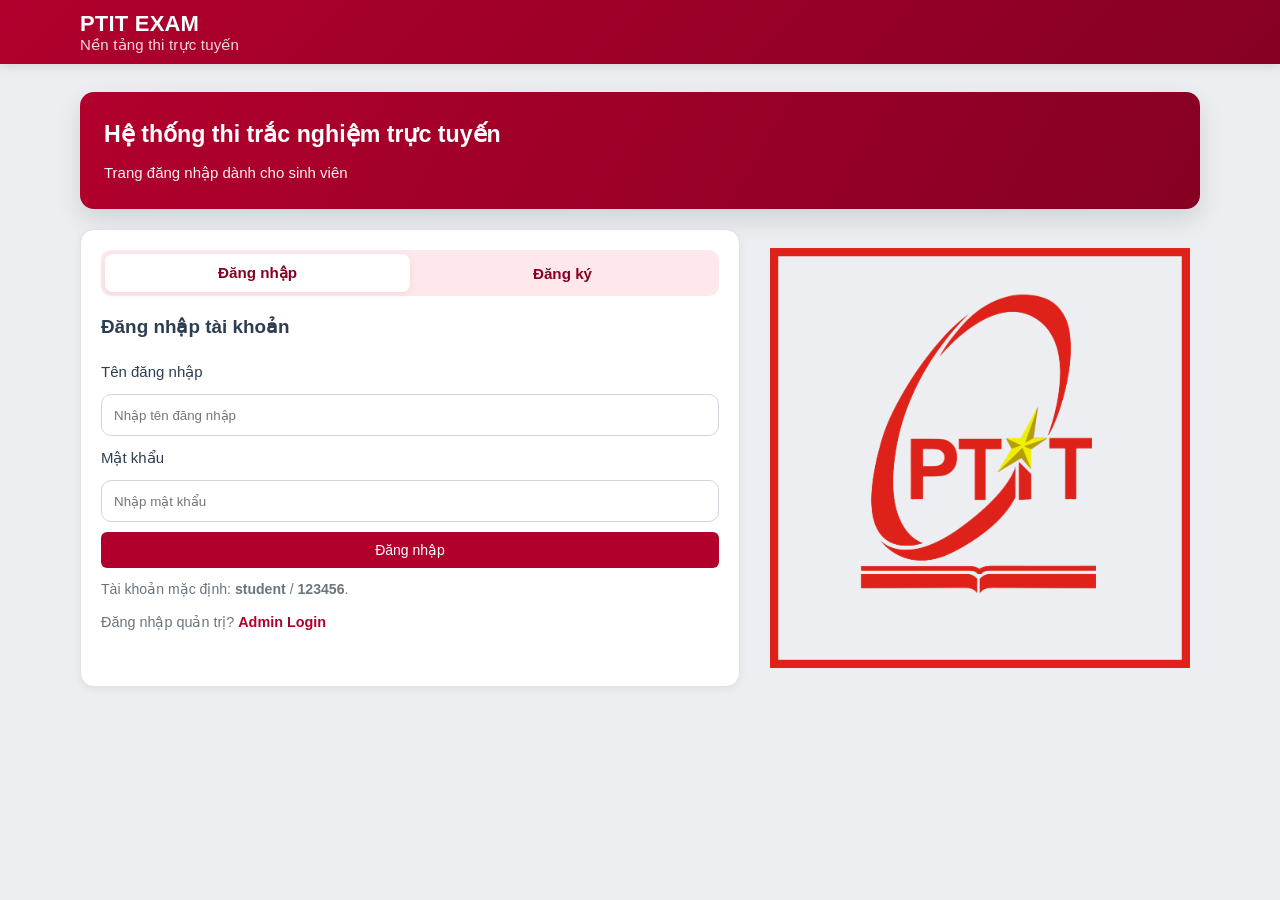
<file: index.html>
<!DOCTYPE html>
<html lang="vi">
  <head>
    <meta charset="UTF-8" />
    <meta name="viewport" content="width=device-width, initial-scale=1.0" />
    <title>PTIT EXAM</title>
    <meta http-equiv="refresh" content="0; url=user-auth.html" />
    <script>
      window.location.replace("user-auth.html");
    </script>
  </head>
  <body>
    <p>Đang chuyển hướng... Nếu không tự chuyển, bấm <a href="user-auth.html">vào đây</a>.</p>
  </body>
</html>
</file>
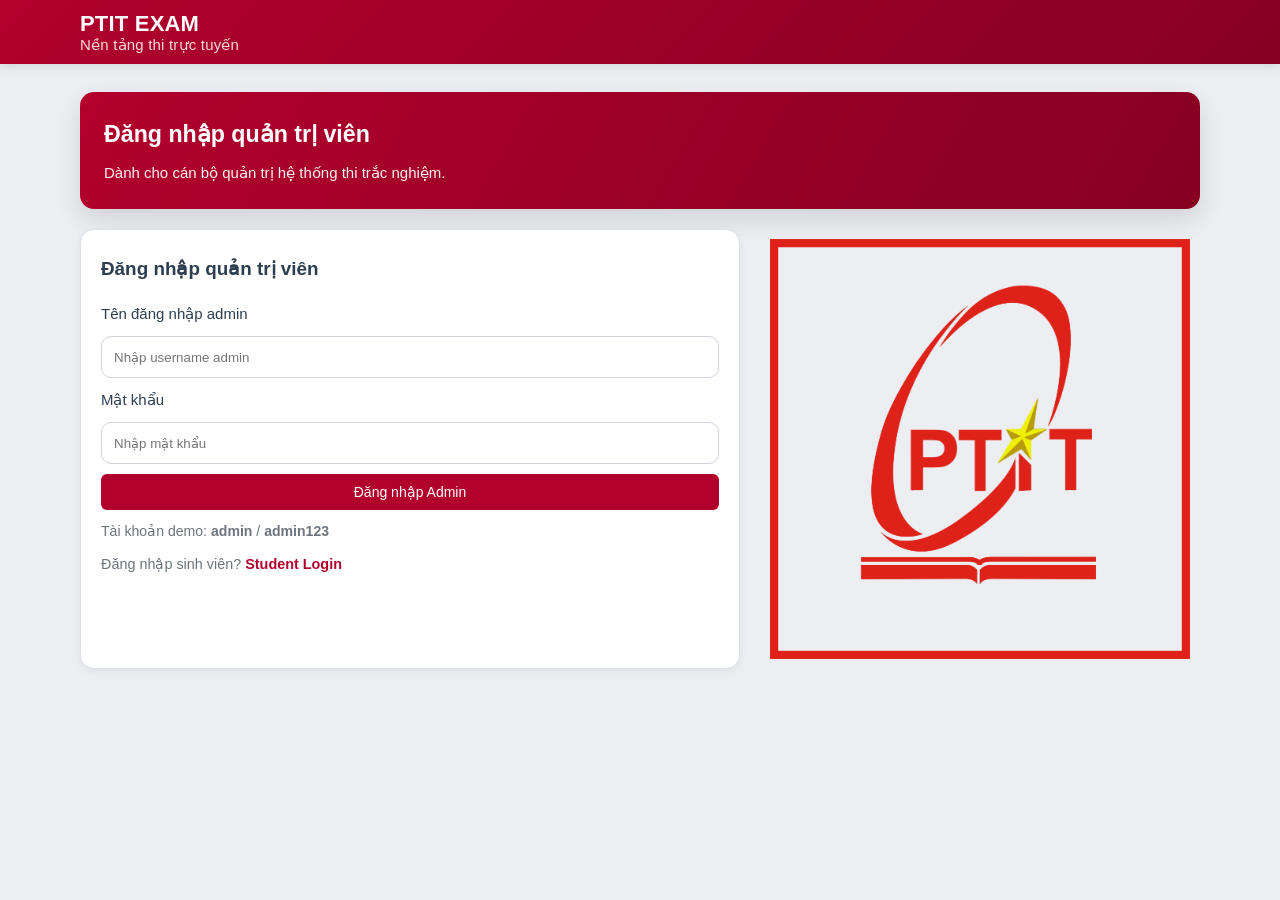
<file: admin-login.html>
<!DOCTYPE html>
<html lang="vi">
  <head>
    <meta charset="UTF-8" />
    <meta name="viewport" content="width=device-width, initial-scale=1.0" />
    <title>Đăng nhập Admin</title>
    <link rel="stylesheet" href="assets/css/style.css" />
  </head>
  <body>
    <header class="topbar">
      <div class="container topbar-inner">
        <div class="brand">PTIT EXAM</div>
      </div>
    </header>

    <main class="container auth-page">
      <section class="hero-card">
        <h1>Đăng nhập quản trị viên</h1>
        <p>Dành cho cán bộ quản trị hệ thống thi trắc nghiệm.</p>
      </section>

      <section class="auth-layout">
        <div class="panel auth-panel">
          <form id="adminLoginForm" class="auth-form" novalidate>
            <h2>Đăng nhập quản trị viên</h2>
            <label for="adminUsername">Tên đăng nhập admin</label>
            <input id="adminUsername" type="text" placeholder="Nhập username admin" required />

            <label for="adminPassword">Mật khẩu</label>
            <input id="adminPassword" type="password" placeholder="Nhập mật khẩu" required />

            <button type="submit" class="btn btn-primary">Đăng nhập Admin</button>
            <p class="hint">Tài khoản demo: <b>admin</b> / <b>admin123</b></p>
            <p class="switch-auth-link">Đăng nhập sinh viên? <a href="user-auth.html">Student Login</a></p>
            <p id="adminMessage" class="form-message" aria-live="polite"></p>
          </form>
        </div>

        
        <div class="logo-wrap">
          <img src="assets/images/Logo_PTIT.png" alt="Logo PTIT" class="ptit-logo" />
        </div>
      </section>
    </main>

    <script src="assets/js/shared-data.js"></script>
    <script src="assets/js/app.js"></script>
  </body>
</html>
</file>
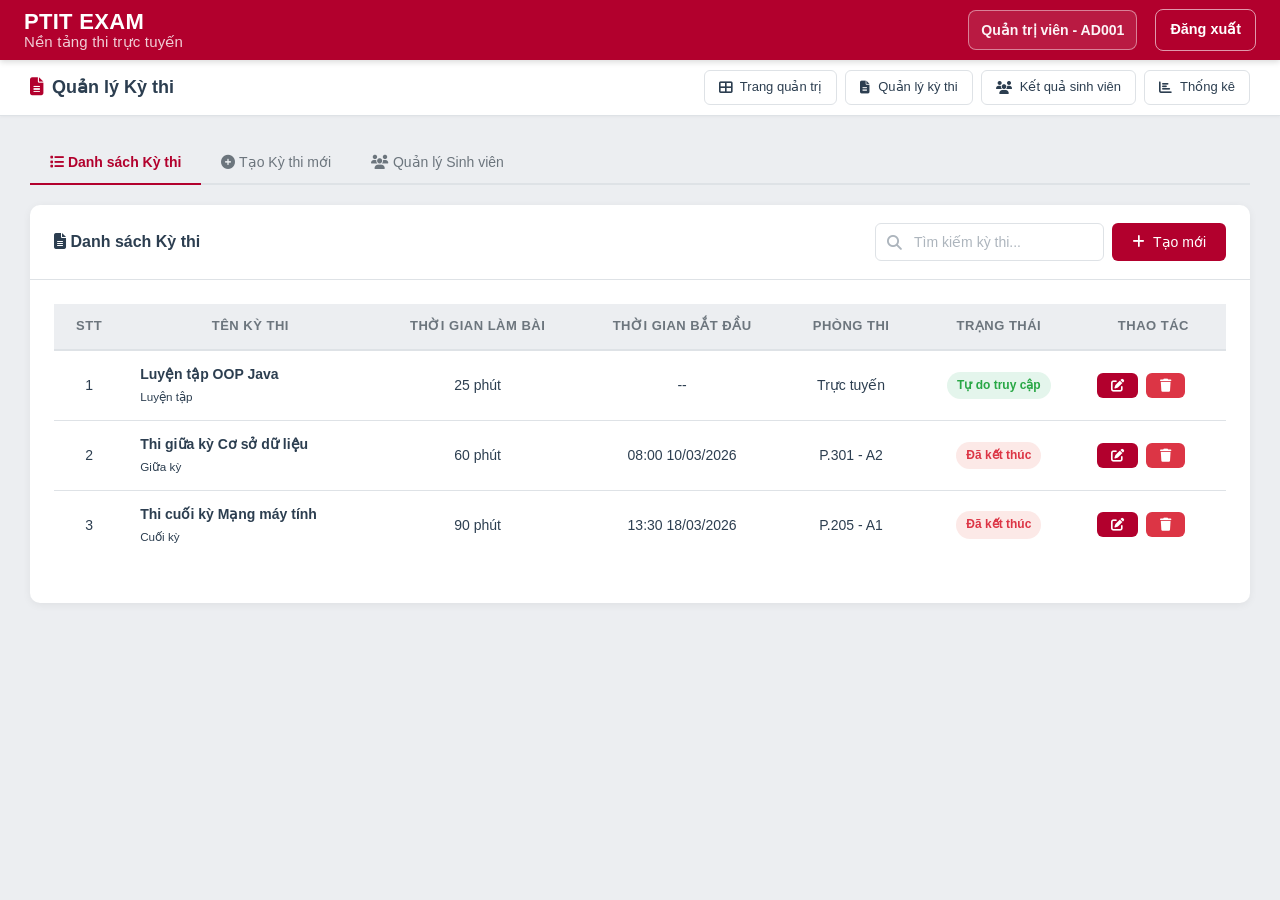
<file: exam-management.html>
<!DOCTYPE html>
<html lang="vi">
<head>
    <meta charset="UTF-8">
    <meta name="viewport" content="width=device-width, initial-scale=1.0">
    <title>Quản lý Kỳ thi - Hệ thống Thi Trắc nghiệm PTIT</title>
    <link rel="stylesheet" href="https://cdnjs.cloudflare.com/ajax/libs/font-awesome/6.5.1/css/all.min.css">
    <link rel="stylesheet" href="assets/css/style.css">
</head>
<body>
    <div class="app-container">
        <!-- Navbar -->
        <nav class="navbar" id="navbar">
            <div class="navbar-left">
                <div class="navbar-brand">
                    <div>
                        <div class="logo-text">PTIT EXAM</div>
                    </div>
                </div>
            </div>
            <div class="navbar-right">
                <div class="header-account" id="adminHeaderInfo">Quản trị viên - AD001</div>
                <a href="#" class="logout-link" data-logout="admin">Đăng xuất</a>
            </div>
        </nav>

        <!-- Main Content -->
        <main class="main-content">
            <!-- Page Header -->
            <div class="page-header">
                <h1 class="page-title"><i class="fas fa-file-alt"></i> Quản lý Kỳ thi</h1>
                <div class="btn-group">
                    <a class="btn btn-outline btn-sm" href="admin-dashboard.html"><i class="fas fa-th-large"></i> Trang quản trị</a>
                    <a class="btn btn-outline btn-sm" href="exam-management.html"><i class="fas fa-file-alt"></i> Quản lý kỳ thi</a>
                    <a class="btn btn-outline btn-sm" href="results-management.html"><i class="fas fa-users"></i> Kết quả sinh viên</a>
                    <a class="btn btn-outline btn-sm" href="admin-statistics.html"><i class="fas fa-chart-bar"></i> Thống kê</a>
                </div>
            </div>

            <!-- Page Content -->
            <div class="page-content">
                <!-- Tabs: Danh sách kỳ thi / Tạo kỳ thi mới -->
                <div class="tabs">
                    <div class="tab active" data-tab="exam-list">
                        <i class="fas fa-list"></i> Danh sách Kỳ thi
                    </div>
                    <div class="tab" data-tab="create-exam">
                        <i class="fas fa-plus-circle"></i> Tạo Kỳ thi mới
                    </div>
                    <div class="tab" data-tab="student-list">
                        <i class="fas fa-users"></i> Quản lý Sinh viên
                    </div>
                </div>

                <!-- Tab 1: Danh sách kỳ thi -->
                <div class="tab-content active" id="exam-list">
                    <div class="card">
                        <div class="card-header">
                            <h3><i class="fas fa-file-alt"></i> Danh sách Kỳ thi</h3>
                            <div class="d-flex gap-1">
                                <div class="search-box">
                                    <i class="fas fa-search"></i>
                                    <input type="text" class="form-control" id="searchExam" placeholder="Tìm kiếm kỳ thi...">
                                </div>
                                <button class="btn btn-primary" onclick="switchTab('create-exam')">
                                    <i class="fas fa-plus"></i> Tạo mới
                                </button>
                            </div>
                        </div>
                        <div class="card-body">
                            <div class="table-container">
                                <table>
                                    <thead>
                                        <tr>
                                            <th>STT</th>
                                            <th>Tên kỳ thi</th>
                                            <th>Thời gian làm bài</th>
                                            <th>Thời gian bắt đầu</th>
                                            <th>Phòng thi</th>
                                            <th>Trạng thái</th>
                                            <th>Thao tác</th>
                                        </tr>
                                    </thead>
                                    <tbody id="examTableBody">
                                        <!-- Rendered by JS -->
                                    </tbody>
                                </table>
                            </div>
                            <div class="pagination" id="examPagination">
                                <!-- Rendered by JS -->
                            </div>
                        </div>
                    </div>
                </div>

                <!-- Tab 2: Tạo/Chỉnh sửa kỳ thi -->
                <div class="tab-content" id="create-exam">
                    <!-- Exam Info Card -->
                    <div class="card">
                        <div class="card-header">
                            <h3><i class="fas fa-info-circle"></i> Thông tin Kỳ thi</h3>
                        </div>
                        <div class="card-body">
                            <form id="examForm">
                                <input type="hidden" id="examId" value="">
                                <div class="form-row">
                                    <div class="form-group">
                                        <label>Tên kỳ thi <span class="required">*</span></label>
                                        <input type="text" class="form-control" id="examName" placeholder="Nhập tên kỳ thi..." required>
                                    </div>
                                    <div class="form-group">
                                        <label>Loại kỳ thi <span class="required">*</span></label>
                                        <select class="form-control" id="examType">
                                            <option value="free">Tự do (không giới hạn thời gian)</option>
                                            <option value="scheduled">Thời gian cụ thể</option>
                                        </select>
                                    </div>
                                </div>
                                <div class="form-group">
                                    <label>Nhóm kỳ thi <span class="required">*</span></label>
                                    <select class="form-control" id="examCategory">
                                        <option value="practice">Luyện tập</option>
                                        <option value="midterm">Giữa kỳ</option>
                                        <option value="final">Cuối kỳ</option>
                                        <option value="other">Khác</option>
                                    </select>
                                </div>
                                <div class="form-row" id="timedFields" style="display: none;">
                                    <div class="form-group">
                                        <label>Thời gian bắt đầu</label>
                                        <input type="datetime-local" class="form-control" id="examStartTime">
                                    </div>
                                </div>
                                <div class="form-group">
                                    <label>Thời gian làm bài (phút) <span class="required">*</span></label>
                                    <input type="number" class="form-control" id="examDuration" placeholder="Ví dụ: 60" min="1" required>
                                </div>
                                <div class="form-group">
                                    <label>Phòng thi</label>
                                    <input type="text" class="form-control" id="examRoom" placeholder="Ví dụ: P.301 - A2">
                                </div>
                                <div class="form-group">
                                    <label>Mô tả</label>
                                    <textarea class="form-control" id="examDescription" placeholder="Mô tả kỳ thi..." rows="3"></textarea>
                                </div>
                            </form>
                        </div>
                    </div>

                    <!-- Questions Card -->
                    <div class="card">
                        <div class="card-header">
                            <h3><i class="fas fa-question-circle"></i> Danh sách Câu hỏi</h3>
                            <div class="btn-group">
                                <button class="btn btn-primary btn-sm" onclick="openAddQuestionModal()">
                                    <i class="fas fa-plus"></i> Thêm câu hỏi
                                </button>
                                <label class="btn btn-success btn-sm" for="excelFileInput">
                                    <i class="fas fa-file-excel"></i> Nhập từ Excel
                                </label>
                                <input type="file" id="excelFileInput" accept=".xlsx,.xls,.csv" style="display:none;" onchange="handleExcelImport(event)">
                            </div>
                        </div>
                        <div class="card-body">
                            <!-- Excel format guide -->
                            <div class="alert alert-info mb-2" id="excelGuide">
                                <i class="fas fa-info-circle"></i>
                                <div>
                                    <strong>Định dạng file Excel:</strong><br>
                                    Cột A: Câu hỏi | Cột B: Đáp án A | Cột C: Đáp án B | Cột D: Đáp án C | Cột E: Đáp án D | Cột F: Đáp án đúng (A/B/C/D) | Cột G: Giải thích (tùy chọn)
                                </div>
                            </div>

                            <div id="questionsList">
                                <!-- Rendered by JS -->
                            </div>

                            <div class="empty-state" id="emptyQuestions">
                                <i class="fas fa-inbox"></i>
                                <p>Chưa có câu hỏi nào. Hãy thêm câu hỏi hoặc nhập từ file Excel.</p>
                            </div>
                        </div>
                    </div>

                    <!-- Action Buttons -->
                    <div class="form-actions">
                        <button class="btn btn-outline" onclick="resetExamForm()">
                            <i class="fas fa-undo"></i> Đặt lại
                        </button>
                        <button class="btn btn-primary btn-lg" onclick="saveExam()">
                            <i class="fas fa-save"></i> Lưu Kỳ thi
                        </button>
                    </div>
                </div>

                <div class="tab-content" id="student-list">
                    <div class="card">
                        <div class="card-header">
                            <h3><i class="fas fa-users"></i> Danh sách tài khoản sinh viên</h3>
                            <div class="search-box">
                                <i class="fas fa-search"></i>
                                <input type="text" class="form-control" id="searchStudent" placeholder="Tìm theo tên hoặc MSSV...">
                            </div>
                        </div>
                        <div class="card-body">
                            <div class="table-container">
                                <table>
                                    <thead>
                                        <tr>
                                            <th>STT</th>
                                            <th>MSSV</th>
                                            <th>Họ tên</th>
                                            <th>Lớp</th>
                                            <th>Số lượt thi</th>
                                            <th>Điểm TB</th>
                                            <th>Thao tác</th>
                                        </tr>
                                    </thead>
                                    <tbody id="studentTableBody"></tbody>
                                </table>
                            </div>
                        </div>
                    </div>
                </div>
            </div>
        </main>
    </div>

    <!-- Modal: Thêm/Sửa câu hỏi -->
    <div class="modal-overlay" id="questionModal">
        <div class="modal" style="max-width: 700px;">
            <div class="modal-header">
                <h3 id="questionModalTitle">Thêm câu hỏi mới</h3>
                <button class="modal-close" onclick="closeQuestionModal()">&times;</button>
            </div>
            <div class="modal-body">
                <input type="hidden" id="editQuestionIndex" value="-1">
                <div class="form-group">
                    <label>Nội dung câu hỏi <span class="required">*</span></label>
                    <textarea class="form-control" id="questionContent" rows="3" placeholder="Nhập nội dung câu hỏi..."></textarea>
                </div>
                <div class="form-group">
                    <label>Các đáp án <span class="required">*</span></label>
                    <div class="answer-options">
                        <div class="answer-option">
                            <input type="radio" name="correctAnswer" value="A" id="correctA">
                            <label for="correctA" class="answer-label">A</label>
                            <input type="text" class="form-control" id="answerA" placeholder="Đáp án A">
                        </div>
                        <div class="answer-option">
                            <input type="radio" name="correctAnswer" value="B" id="correctB">
                            <label for="correctB" class="answer-label">B</label>
                            <input type="text" class="form-control" id="answerB" placeholder="Đáp án B">
                        </div>
                        <div class="answer-option">
                            <input type="radio" name="correctAnswer" value="C" id="correctC">
                            <label for="correctC" class="answer-label">C</label>
                            <input type="text" class="form-control" id="answerC" placeholder="Đáp án C">
                        </div>
                        <div class="answer-option">
                            <input type="radio" name="correctAnswer" value="D" id="correctD">
                            <label for="correctD" class="answer-label">D</label>
                            <input type="text" class="form-control" id="answerD" placeholder="Đáp án D">
                        </div>
                    </div>
                    <small class="text-secondary">Chọn radio button để đánh dấu đáp án đúng</small>
                </div>
                <div class="form-group">
                    <label>Giải thích (tùy chọn)</label>
                    <textarea class="form-control" id="questionExplanation" rows="2" placeholder="Giải thích đáp án đúng..."></textarea>
                </div>
            </div>
            <div class="modal-footer">
                <button class="btn btn-outline" onclick="closeQuestionModal()">Hủy</button>
                <button class="btn btn-primary" onclick="saveQuestion()">
                    <i class="fas fa-check"></i> Lưu câu hỏi
                </button>
            </div>
        </div>
    </div>

    <!-- Modal: Xác nhận xóa -->
    <div class="modal-overlay" id="deleteModal">
        <div class="modal" style="max-width: 450px;">
            <div class="modal-header">
                <h3><i class="fas fa-exclamation-triangle text-danger"></i> Xác nhận xóa</h3>
                <button class="modal-close" onclick="closeDeleteModal()">&times;</button>
            </div>
            <div class="modal-body text-center">
                <p id="deleteMessage">Bạn có chắc chắn muốn xóa mục này?</p>
                <p class="text-secondary mt-1">Hành động này không thể hoàn tác.</p>
            </div>
            <div class="modal-footer">
                <button class="btn btn-outline" onclick="closeDeleteModal()">Hủy</button>
                <button class="btn btn-danger" id="confirmDeleteBtn" onclick="confirmDelete()">
                    <i class="fas fa-trash"></i> Xóa
                </button>
            </div>
        </div>
    </div>

    <!-- Toast Notification -->
    <div class="toast-container" id="toastContainer"></div>

    <script src="assets/js/shared-data.js"></script>
    <script src="assets/js/exam-management.js"></script>
</body>
</html>
</file>
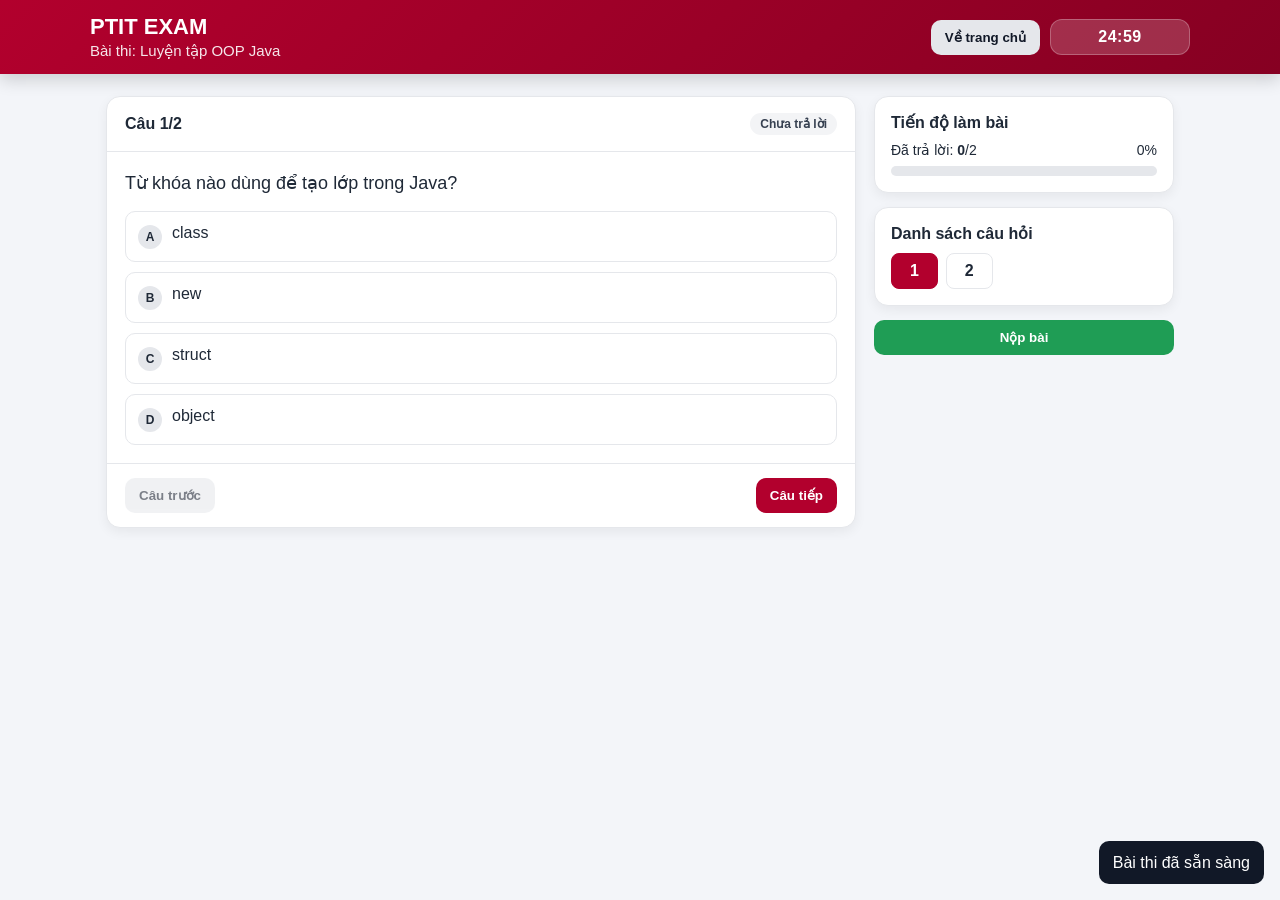
<file: exam.html>
<!DOCTYPE html>
<html lang="vi">
<head>
	<meta charset="UTF-8" />
	<meta name="viewport" content="width=device-width, initial-scale=1.0" />
	<title>Trang Bài Thi</title>
	<style>
		:root {
			--ptit-red: #b2002d;
			--ptit-red-dark: #860022;
			--bg: #f3f5f9;
			--card: #ffffff;
			--ok: #1f9d55;
			--bad: #d64545;
			--text: #1f2937;
			--muted: #6b7280;
			--line: #e5e7eb;
		}
		* { box-sizing: border-box; }
		body {
			margin: 0;
			font-family: "Segoe UI", Tahoma, Geneva, Verdana, sans-serif;
			color: var(--text);
			background: var(--bg);
		}
		.header {
			position: sticky;
			top: 0;
			z-index: 50;
			background: linear-gradient(135deg, var(--ptit-red), var(--ptit-red-dark));
			color: #fff;
			padding: 14px 24px;
			box-shadow: 0 6px 16px rgba(0, 0, 0, 0.16);
		}
		.header-wrap {
			max-width: 1100px;
			margin: 0 auto;
			display: flex;
			align-items: center;
			justify-content: space-between;
			gap: 16px;
		}
		.header-actions {
			display: flex;
			align-items: center;
			gap: 10px;
		}
		.title { font-weight: 700; font-size: 22px; }
		.sub { opacity: 0.9; font-size: 15px; margin-top: 2px; }
		.timer {
			background: rgba(255,255,255,0.18);
			border: 1px solid rgba(255,255,255,0.25);
			border-radius: 12px;
			padding: 8px 14px;
			min-width: 140px;
			text-align: center;
			font-weight: 700;
			letter-spacing: 0.5px;
		}
		.timer.warn { background: rgba(255, 193, 7, 0.9); color: #111827; }
		.timer.danger { background: rgba(220, 53, 69, 0.95); }
		.layout {
			max-width: 1100px;
			margin: 22px auto;
			padding: 0 16px;
			display: grid;
			grid-template-columns: 1fr 300px;
			gap: 18px;
		}
		.card {
			background: var(--card);
			border: 1px solid var(--line);
			border-radius: 14px;
			box-shadow: 0 4px 12px rgba(0,0,0,0.06);
		}
		.question-head {
			padding: 16px 18px;
			border-bottom: 1px solid var(--line);
			display: flex;
			align-items: center;
			justify-content: space-between;
			gap: 12px;
		}
		.badge {
			font-size: 12px;
			border-radius: 999px;
			padding: 4px 10px;
			font-weight: 600;
			background: #f3f4f6;
			color: #374151;
		}
		.badge.ok { background: #e8f7ef; color: #0f7c3a; }
		.question-body { padding: 18px; }
		.question-text { font-size: 18px; margin: 0 0 14px; line-height: 1.5; }
		.opts { display: grid; gap: 10px; }
		.opt {
			border: 1px solid var(--line);
			border-radius: 10px;
			padding: 12px;
			cursor: pointer;
			display: flex;
			gap: 10px;
			align-items: flex-start;
			transition: all .2s ease;
		}
		.opt:hover { border-color: var(--ptit-red); background: #fff7f9; }
		.opt.active { border-color: var(--ptit-red); background: #fff1f4; }
		.letter {
			width: 24px;
			height: 24px;
			border-radius: 50%;
			background: #e5e7eb;
			display: inline-flex;
			align-items: center;
			justify-content: center;
			font-weight: 700;
			font-size: 12px;
			flex-shrink: 0;
			margin-top: 1px;
		}
		.opt.active .letter { background: var(--ptit-red); color: #fff; }
		.q-nav {
			border-top: 1px solid var(--line);
			padding: 14px 18px;
			display: flex;
			justify-content: space-between;
			gap: 10px;
		}
		.btn {
			border: none;
			border-radius: 10px;
			padding: 10px 14px;
			cursor: pointer;
			font-weight: 600;
		}
		.btn:disabled { opacity: 0.55; cursor: not-allowed; }
		.btn-primary { background: var(--ptit-red); color: #fff; }
		.btn-secondary { background: #e5e7eb; color: #111827; }
		.btn-success { background: var(--ok); color: #fff; }
		.sidebar-box { padding: 16px; margin-bottom: 14px; }
		.sidebar-title { font-weight: 700; margin-bottom: 10px; }
		.progress {
			height: 10px;
			background: #e5e7eb;
			border-radius: 999px;
			overflow: hidden;
		}
		.progress > div {
			height: 100%;
			width: 0;
			background: linear-gradient(90deg, #1f9d55, #22c55e);
			transition: width .2s ease;
		}
		.grid {
			display: grid;
			grid-template-columns: repeat(5, 1fr);
			gap: 8px;
		}
		.q-item {
			text-align: center;
			padding: 8px 0;
			border: 1px solid var(--line);
			border-radius: 8px;
			cursor: pointer;
			user-select: none;
			font-weight: 600;
		}
		.q-item.current { background: var(--ptit-red); color: #fff; border-color: var(--ptit-red); }
		.q-item.done { background: #e8f7ef; color: #0f7c3a; border-color: #a7e1c0; }
		.q-item.current.done { background: #0f7c3a; color: #fff; border-color: #0f7c3a; }
		.overlay {
			position: fixed;
			inset: 0;
			background: rgba(0,0,0,0.55);
			display: none;
			align-items: center;
			justify-content: center;
			z-index: 100;
			padding: 16px;
		}
		.overlay.active { display: flex; }
		.modal {
			max-width: 450px;
			width: 100%;
			background: #fff;
			border-radius: 14px;
			padding: 18px;
			border: 1px solid var(--line);
		}
		.modal h3 { margin-top: 0; }
		.note { color: var(--muted); font-size: 14px; }
		.summary-row {
			display: flex;
			justify-content: space-between;
			padding: 8px 0;
			border-bottom: 1px dashed #e5e7eb;
			font-size: 14px;
		}
		.summary-row:last-child { border-bottom: none; }
		.modal-actions { display: flex; gap: 10px; margin-top: 12px; }
		.toast {
			position: fixed;
			right: 16px;
			bottom: 16px;
			background: #111827;
			color: #fff;
			padding: 12px 14px;
			border-radius: 10px;
			display: none;
			z-index: 200;
		}
		.toast.show { display: block; }
		@media (max-width: 900px) {
			.layout { grid-template-columns: 1fr; }
			.header-wrap { flex-direction: column; align-items: flex-start; }
		}
	</style>
</head>
<body>
	<header class="header">
		<div class="header-wrap">
			<div>
				<div class="title">PTIT EXAM</div>
				<div class="sub" id="examInfo">Bài thi: Lập trình Web cơ bản</div>
			</div>
			<div class="header-actions">
				<button class="btn btn-secondary" id="homeBtn">Về trang chủ</button>
				<div class="timer" id="timer">20:00</div>
			</div>
		</div>
	</header>

	<main class="layout">
		<section class="card" id="questionCard"></section>

		<aside>
			<div class="card sidebar-box">
				<div class="sidebar-title">Tiến độ làm bài</div>
				<div style="display:flex;justify-content:space-between;font-size:14px;margin-bottom:8px;">
					<span>Đã trả lời: <strong id="doneCount">0</strong>/<span id="totalCount">0</span></span>
					<span id="donePercent">0%</span>
				</div>
				<div class="progress"><div id="progressBar"></div></div>
			</div>
			<div class="card sidebar-box">
				<div class="sidebar-title">Danh sách câu hỏi</div>
				<div class="grid" id="qGrid"></div>
			</div>
			<button class="btn btn-success" style="width:100%;" id="submitBtn">Nộp bài</button>
		</aside>
	</main>

	<div class="overlay" id="submitOverlay">
		<div class="modal">
			<h3>Xác nhận nộp bài</h3>
			<p class="note">Bạn có chắc chắn muốn nộp bài? Sau khi nộp sẽ không sửa được đáp án.</p>
			<div id="submitSummary"></div>
			<div class="modal-actions">
				<button class="btn btn-secondary" id="cancelSubmit">Quay lại</button>
				<button class="btn btn-primary" id="confirmSubmit">Nộp bài ngay</button>
			</div>
		</div>
	</div>

	<div class="overlay" id="noticeOverlay">
		<div class="modal">
			<h3 id="noticeTitle">Thông báo</h3>
			<p class="note" id="noticeText"></p>
			<div class="modal-actions">
				<button class="btn btn-primary" id="goResultBtn">Xem kết quả</button>
			</div>
		</div>
	</div>

	<div class="toast" id="toast"></div>

	<script src="assets/js/shared-data.js"></script>
	<script>
		const store = window.FE01Store;
		const selectedExamId = Number(localStorage.getItem("fe01_selected_exam_id") || 0);
		const selectedExam = store?.getExamById?.(selectedExamId) || (store?.getExams?.() || [])[0];

		const exam = {
			id: selectedExam?.id || "PTIT-EXAM",
			title: selectedExam?.name || "Bài thi trắc nghiệm PTIT",
			subject: selectedExam?.categoryText || "Tổng hợp",
			durationSec: Number(selectedExam?.duration || 20) * 60
		};

		const questions = (selectedExam?.questions || []).map((q, index) => {
			const options = [q.answers?.A, q.answers?.B, q.answers?.C, q.answers?.D];
			const correctIndex = ["A", "B", "C", "D"].indexOf(q.correct);
			return {
				id: index + 1,
				topic: exam.subject,
				text: q.content,
				options,
				correct: correctIndex >= 0 ? correctIndex : 0,
				explain: q.explanation || ""
			};
		});

		let current = 0;
		let answers = {};
		let left = exam.durationSec;
		let timer = null;
		let submitted = false;

		const timerEl = document.getElementById("timer");
		const questionCard = document.getElementById("questionCard");
		const qGrid = document.getElementById("qGrid");
		const doneCountEl = document.getElementById("doneCount");
		const donePercentEl = document.getElementById("donePercent");
		const totalCountEl = document.getElementById("totalCount");
		const progressBar = document.getElementById("progressBar");

		document.getElementById("examInfo").textContent = `Bài thi: ${exam.title}`;
		totalCountEl.textContent = questions.length;

		if (questions.length === 0) {
			questionCard.innerHTML = `
				<div class="question-body">
					<p class="question-text">Bài thi này chưa có câu hỏi. Vui lòng quay lại trang quản trị để thêm câu hỏi.</p>
				</div>
			`;
			document.getElementById("submitBtn").disabled = true;
		}

		function formatTime(totalSec) {
			const m = Math.floor(totalSec / 60).toString().padStart(2, "0");
			const s = (totalSec % 60).toString().padStart(2, "0");
			return `${m}:${s}`;
		}

		function showToast(message) {
			const toast = document.getElementById("toast");
			toast.textContent = message;
			toast.classList.add("show");
			setTimeout(() => toast.classList.remove("show"), 1800);
		}

		function renderQuestion() {
			const q = questions[current];
			const selected = answers[q.id];
			questionCard.innerHTML = `
				<div class="question-head">
					<strong>Câu ${current + 1}/${questions.length}</strong>
					<span class="badge ${selected !== undefined ? "ok" : ""}">${selected !== undefined ? "Đã trả lời" : "Chưa trả lời"}</span>
				</div>
				<div class="question-body">
					<p class="question-text">${q.text}</p>
					<div class="opts">
						${q.options.map((opt, idx) => `
							<label class="opt ${selected === idx ? "active" : ""}" data-opt="${idx}">
								<span class="letter">${String.fromCharCode(65 + idx)}</span>
								<span>${opt}</span>
							</label>
						`).join("")}
					</div>
				</div>
				<div class="q-nav">
					<button class="btn btn-secondary" id="prevBtn" ${current === 0 ? "disabled" : ""}>Câu trước</button>
					<button class="btn btn-primary" id="nextBtn" ${current === questions.length - 1 ? "disabled" : ""}>Câu tiếp</button>
				</div>
			`;

			questionCard.querySelectorAll(".opt").forEach(node => {
				node.addEventListener("click", () => {
					if (submitted) return;
					answers[q.id] = Number(node.dataset.opt);
					renderQuestion();
					renderGrid();
					renderProgress();
				});
			});

			document.getElementById("prevBtn").addEventListener("click", () => {
				if (current > 0) {
					current -= 1;
					renderQuestion();
					renderGrid();
				}
			});
			document.getElementById("nextBtn").addEventListener("click", () => {
				if (current < questions.length - 1) {
					current += 1;
					renderQuestion();
					renderGrid();
				}
			});
		}

		function renderGrid() {
			qGrid.innerHTML = questions.map((q, idx) => {
				const done = answers[q.id] !== undefined;
				const classes = ["q-item", idx === current ? "current" : "", done ? "done" : ""].join(" ");
				return `<div class="${classes}" data-idx="${idx}">${idx + 1}</div>`;
			}).join("");

			qGrid.querySelectorAll(".q-item").forEach(node => {
				node.addEventListener("click", () => {
					current = Number(node.dataset.idx);
					renderQuestion();
					renderGrid();
				});
			});
		}

		function renderProgress() {
			const done = Object.keys(answers).length;
			const percent = Math.round((done / questions.length) * 100);
			doneCountEl.textContent = done;
			donePercentEl.textContent = `${percent}%`;
			progressBar.style.width = `${percent}%`;
		}

		function saveResult(reason) {
			const detail = questions.map(q => {
				const selected = answers[q.id] !== undefined ? answers[q.id] : null;
				return {
					questionId: q.id,
					topic: q.topic,
					text: q.text,
					options: q.options,
					correctAnswer: q.correct,
					selectedAnswer: selected,
					isCorrect: selected === q.correct,
					explain: q.explain
				};
			});

			const correct = detail.filter(x => x.isCorrect).length;
			const wrong = questions.length - correct;
			const score10 = Number(((correct / questions.length) * 10).toFixed(2));

			const topicMap = {};
			detail.forEach(d => {
				if (!topicMap[d.topic]) topicMap[d.topic] = { total: 0, correct: 0 };
				topicMap[d.topic].total += 1;
				if (d.isCorrect) topicMap[d.topic].correct += 1;
			});

			const result = {
				examId: exam.id,
				examTitle: exam.title,
				subject: exam.subject,
				totalQuestions: questions.length,
				correct,
				wrong,
				score10,
				scorePercent: Number(((correct / questions.length) * 100).toFixed(2)),
				submittedAt: new Date().toISOString(),
				timeUsedSec: exam.durationSec - left,
				durationSec: exam.durationSec,
				submitReason: reason,
				detail,
				topicStats: topicMap,
				classStats: {
					averagePercent: 72,
					maxPercent: 96,
					minPercent: 38
				}
			};

			localStorage.setItem("fe01_exam_result", JSON.stringify(result));

			const currentStudentId = localStorage.getItem("fe01_current_student_id") || "B23DCCN001";
			const studentResult = {
				examId: exam.id,
				examName: exam.title,
				date: new Date().toLocaleString("vi-VN"),
				room: selectedExam?.room || "Trực tuyến",
				timeSpent: `${Math.max(1, Math.ceil(result.timeUsedSec / 60))} phút`,
				totalQuestions: result.totalQuestions,
				correctAnswers: result.correct,
				score: result.score10,
				status: result.score10 >= 5 ? "passed" : "failed",
				questions: detail.map(item => ({
					content: item.text,
					answers: {
						A: item.options[0],
						B: item.options[1],
						C: item.options[2],
						D: item.options[3]
					},
					correct: ["A", "B", "C", "D"][item.correctAnswer] || "A",
					selected: item.selectedAnswer === null ? "" : ["A", "B", "C", "D"][item.selectedAnswer],
					explanation: item.explain || ""
				}))
			};

			if (store?.appendResult) {
				store.appendResult(currentStudentId, studentResult);
			}

			return result;
		}

		function showNotice(title, text) {
			document.getElementById("noticeTitle").textContent = title;
			document.getElementById("noticeText").textContent = text;
			document.getElementById("noticeOverlay").classList.add("active");
		}

		function submitExam(reason) {
			if (submitted) return;
			submitted = true;
			clearInterval(timer);
			saveResult(reason);
			showNotice("Đã nộp bài", reason);
		}

		function updateTimer() {
			timerEl.textContent = formatTime(left);
			timerEl.classList.remove("warn", "danger");
			if (left <= 300 && left > 60) timerEl.classList.add("warn");
			if (left <= 60) timerEl.classList.add("danger");

			if (left <= 0) {
				submitExam("Hết thời gian làm bài. Hệ thống đã tự động nộp bài.");
				return;
			}
			left -= 1;
		}

		function openSubmitModal() {
			if (submitted) return;
			const done = Object.keys(answers).length;
			const remain = questions.length - done;
			document.getElementById("submitSummary").innerHTML = `
				<div class="summary-row"><span>Tổng số câu</span><strong>${questions.length}</strong></div>
				<div class="summary-row"><span>Đã trả lời</span><strong>${done}</strong></div>
				<div class="summary-row"><span>Chưa trả lời</span><strong>${remain}</strong></div>
				<div class="summary-row"><span>Thời gian còn lại</span><strong>${formatTime(left)}</strong></div>
			`;
			document.getElementById("submitOverlay").classList.add("active");
		}

		document.getElementById("submitBtn").addEventListener("click", openSubmitModal);
		document.getElementById("cancelSubmit").addEventListener("click", () => {
			document.getElementById("submitOverlay").classList.remove("active");
		});
		document.getElementById("confirmSubmit").addEventListener("click", () => {
			document.getElementById("submitOverlay").classList.remove("active");
			submitExam("Nộp bài thành công.");
		});
		document.getElementById("goResultBtn").addEventListener("click", () => {
			window.location.href = "results.html";
		});
		document.getElementById("homeBtn").addEventListener("click", () => {
			window.location.href = "user-home.html";
		});

		if (questions.length > 0) {
			renderQuestion();
			renderGrid();
			renderProgress();
			updateTimer();
			timer = setInterval(updateTimer, 1000);
			showToast("Bài thi đã sẵn sàng");
		}
	</script>
</body>
</html>
</file>
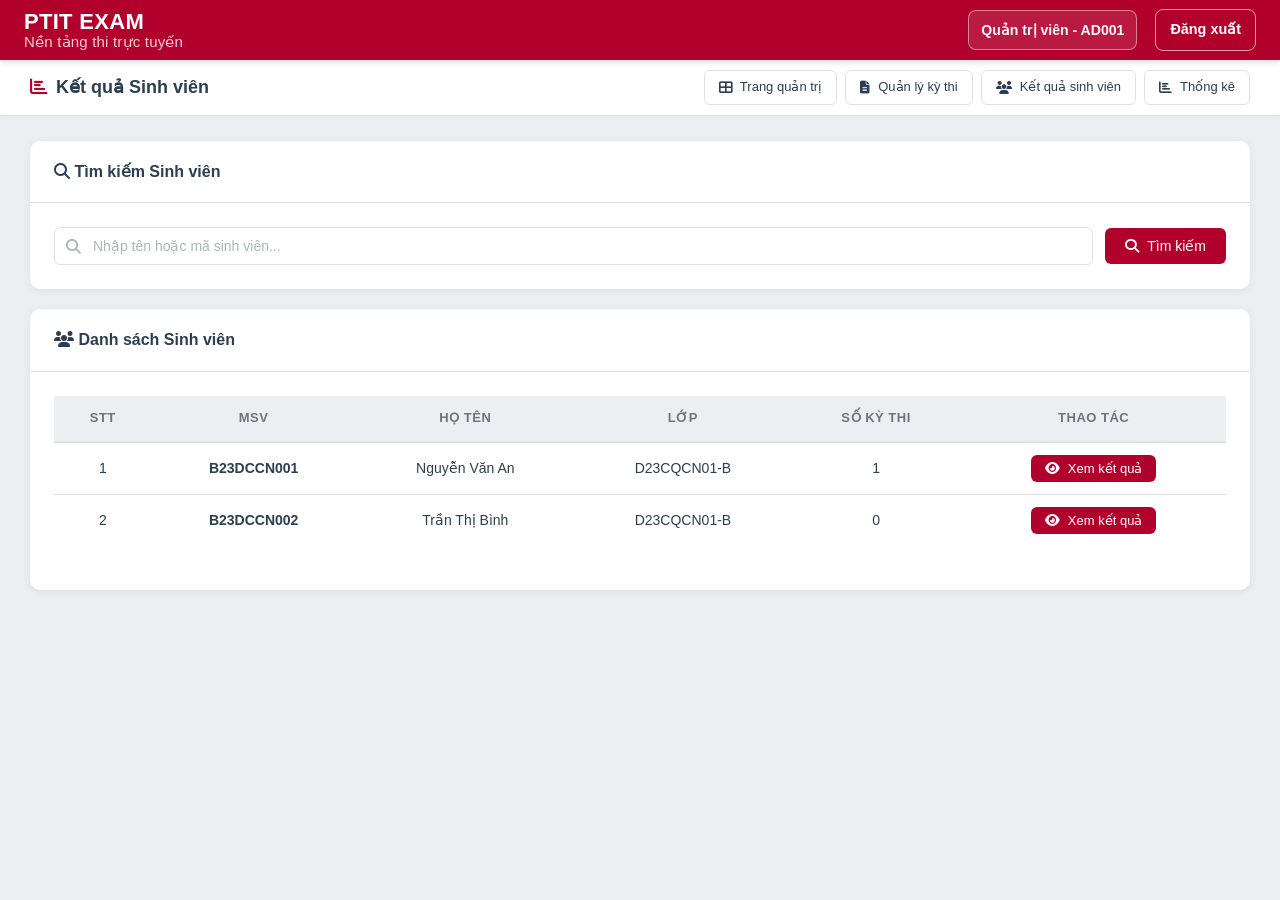
<file: results-management.html>
<!DOCTYPE html>
<html lang="vi">
<head>
    <meta charset="UTF-8">
    <meta name="viewport" content="width=device-width, initial-scale=1.0">
    <title>Kết quả Sinh viên</title>
    <link rel="stylesheet" href="https://cdnjs.cloudflare.com/ajax/libs/font-awesome/6.5.1/css/all.min.css">
    <link rel="stylesheet" href="assets/css/style.css">
</head>
<body>
    <div class="app-container">
        <!-- Navbar -->
        <nav class="navbar" id="navbar">
            <div class="navbar-left">
                <div class="navbar-brand">
                    <div>
                        <div class="logo-text">PTIT EXAM</div>
                    </div>
                </div>
            </div>
            <div class="navbar-right">
                <div class="header-account" id="adminHeaderInfo">Quản trị viên - AD001</div>
                <a href="#" class="logout-link" data-logout="admin">Đăng xuất</a>
            </div>
        </nav>

        <!-- Main Content -->
        <main class="main-content">
            <!-- Page Header -->
            <div class="page-header">
                <h1 class="page-title"><i class="fas fa-chart-bar"></i> Kết quả Sinh viên</h1>
                <div class="btn-group">
                    <a class="btn btn-outline btn-sm" href="admin-dashboard.html"><i class="fas fa-th-large"></i> Trang quản trị</a>
                    <a class="btn btn-outline btn-sm" href="exam-management.html"><i class="fas fa-file-alt"></i> Quản lý kỳ thi</a>
                    <a class="btn btn-outline btn-sm" href="results-management.html"><i class="fas fa-users"></i> Kết quả sinh viên</a>
                    <a class="btn btn-outline btn-sm" href="admin-statistics.html"><i class="fas fa-chart-bar"></i> Thống kê</a>
                </div>
            </div>

            <!-- Page Content -->
            <div class="page-content">
                <!-- Search Section -->
                <div class="card">
                    <div class="card-header">
                        <h3><i class="fas fa-search"></i> Tìm kiếm Sinh viên</h3>
                    </div>
                    <div class="card-body">
                        <div class="search-section">
                            <div class="search-row">
                                <div class="search-box search-main">
                                    <i class="fas fa-search"></i>
                                    <input type="text" class="form-control" id="studentSearch" 
                                           placeholder="Nhập tên hoặc mã sinh viên...">
                                </div>
                                <button class="btn btn-primary" onclick="searchStudent()">
                                    <i class="fas fa-search"></i> Tìm kiếm
                                </button>
                            </div>
                            <div class="search-suggestions" id="searchSuggestions">
                                <!-- Rendered by JS -->
                            </div>
                        </div>
                    </div>
                </div>

                <!-- Student Info Section (hidden by default) -->
                <div id="studentInfoSection" style="display: none;">
                    <!-- Student Profile Card -->
                    <div class="card student-profile-card">
                        <div class="card-body">
                            <div class="student-profile">
                                <div class="student-avatar-large" id="studentAvatarLarge">NV</div>
                                <div class="student-details">
                                    <h2 id="studentFullName">--</h2>
                                    <div class="student-meta">
                                        <span><i class="fas fa-id-card"></i> MSV: <strong id="studentId">--</strong></span>
                                        <span><i class="fas fa-graduation-cap"></i> Lớp: <strong id="studentClass">--</strong></span>
                                        <span><i class="fas fa-envelope"></i> Email: <strong id="studentEmail">--</strong></span>
                                    </div>
                                </div>
                                <div class="student-stats">
                                    <div class="stat-item">
                                        <div class="stat-value" id="totalExams">0</div>
                                        <div class="stat-label">Kỳ thi</div>
                                    </div>
                                    <div class="stat-item stat-success">
                                        <div class="stat-value" id="passedExams">0</div>
                                        <div class="stat-label">Đạt</div>
                                    </div>
                                    <div class="stat-item stat-danger">
                                        <div class="stat-value" id="failedExams">0</div>
                                        <div class="stat-label">Không đạt</div>
                                    </div>
                                </div>
                            </div>
                        </div>
                    </div>

                    <!-- Exam Results Table -->
                    <div class="card">
                        <div class="card-header">
                            <h3><i class="fas fa-list-ol"></i> Danh sách Kỳ thi đã tham gia</h3>
                            <button class="btn btn-success btn-sm no-print" onclick="exportStudentReport()">
                                <i class="fas fa-print"></i> Xuất báo cáo
                            </button>
                        </div>
                        <div class="card-body">
                            <div class="table-container">
                                <table>
                                    <thead>
                                        <tr>
                                            <th>STT</th>
                                            <th>Tên kỳ thi</th>
                                            <th>Phòng thi</th>
                                            <th>Ngày giờ thi</th>
                                            <th>Thời gian làm bài</th>
                                            <th>Số câu đúng</th>
                                            <th>Điểm</th>
                                            <th>Trạng thái</th>
                                            <th class="no-print">Chi tiết</th>
                                        </tr>
                                    </thead>
                                    <tbody id="examResultsBody">
                                        <!-- Rendered by JS -->
                                    </tbody>
                                </table>
                            </div>
                        </div>
                    </div>
                </div>

                <!-- All Students List (default view) -->
                <div id="allStudentsSection">
                    <div class="card">
                        <div class="card-header">
                            <h3><i class="fas fa-users"></i> Danh sách Sinh viên</h3>
                        </div>
                        <div class="card-body">
                            <div class="table-container">
                                <table>
                                    <thead>
                                        <tr>
                                            <th>STT</th>
                                            <th>MSV</th>
                                            <th>Họ tên</th>
                                            <th>Lớp</th>
                                            <th>Số kỳ thi</th>
                                            <th>Thao tác</th>
                                        </tr>
                                    </thead>
                                    <tbody id="allStudentsBody">
                                        <!-- Rendered by JS -->
                                    </tbody>
                                </table>
                            </div>
                            <div class="pagination" id="studentPagination">
                                <!-- Rendered by JS -->
                            </div>
                        </div>
                    </div>
                </div>
            </div>
        </main>
    </div>

    <!-- Modal: Chi tiết kết quả kỳ thi -->
    <div class="modal-overlay" id="examDetailModal">
        <div class="modal" style="max-width: 850px;">
            <div class="modal-header">
                <h3><i class="fas fa-clipboard-check"></i> <span id="detailExamName">Chi tiết Kết quả</span></h3>
                <button class="modal-close" onclick="closeExamDetailModal()">&times;</button>
            </div>
            <div class="modal-body">
                <!-- Score Summary -->
                <div class="result-summary" id="resultSummary">
                    <!-- Rendered by JS -->
                </div>

                <!-- Question Details -->
                <div class="question-details" id="questionDetails">
                    <!-- Rendered by JS -->
                </div>
            </div>
            <div class="modal-footer">
                <button class="btn btn-success" onclick="printExamDetail()">
                    <i class="fas fa-print"></i> In kết quả
                </button>
                <button class="btn btn-outline" onclick="closeExamDetailModal()">Đóng</button>
            </div>
        </div>
    </div>

    <!-- Print Section (hidden, for printing) -->
    <div id="printSection" class="print-only"></div>

    <!-- Toast Notification -->
    <div class="toast-container" id="toastContainer"></div>

    <script src="assets/js/shared-data.js"></script>
    <script src="assets/js/student-results.js"></script>
</body>
</html>
</file>
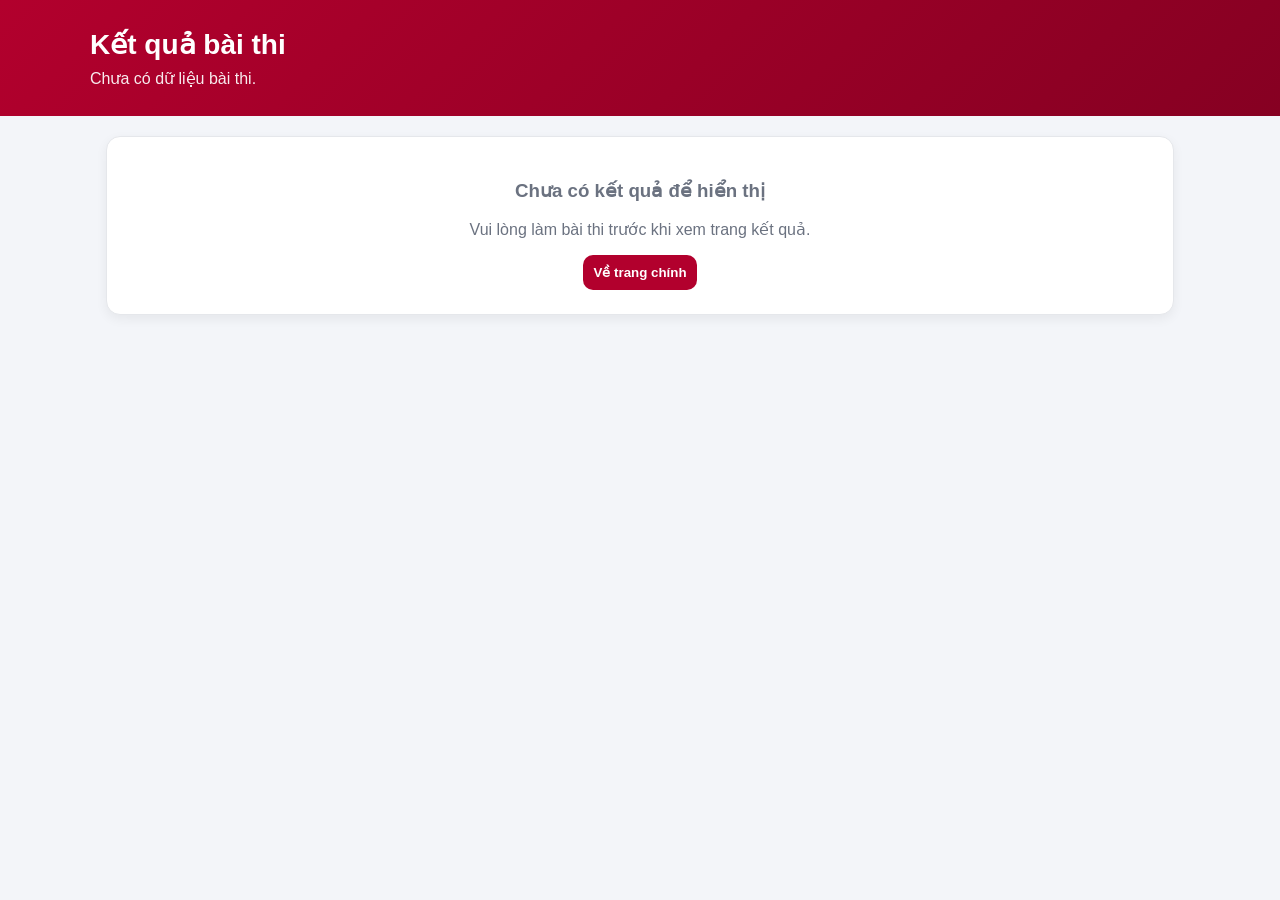
<file: results.html>
<!DOCTYPE html>
<html lang="vi">
<head>
    <meta charset="UTF-8" />
    <meta name="viewport" content="width=device-width, initial-scale=1.0" />
    <title>Kết Quả Bài Thi</title>
    <style>
        :root {
            --ptit-red: #b2002d;
            --ptit-red-dark: #860022;
            --bg: #f3f5f9;
            --card: #ffffff;
            --ok: #1f9d55;
            --bad: #d64545;
            --line: #e5e7eb;
            --text: #1f2937;
            --muted: #6b7280;
        }
        * { box-sizing: border-box; }
        body {
            margin: 0;
            font-family: "Segoe UI", Tahoma, Geneva, Verdana, sans-serif;
            background: var(--bg);
            color: var(--text);
        }
        .hero {
            background: linear-gradient(135deg, var(--ptit-red), var(--ptit-red-dark));
            color: #fff;
            padding: 28px 16px;
        }
        .hero-wrap { max-width: 1100px; margin: 0 auto; }
        .hero h1 { margin: 0 0 8px; font-size: 28px; }
        .hero p { margin: 0; opacity: 0.92; }
        .container {
            max-width: 1100px;
            margin: 20px auto;
            padding: 0 16px 30px;
            display: grid;
            grid-template-columns: 320px 1fr;
            gap: 16px;
        }
        .card {
            background: var(--card);
            border: 1px solid var(--line);
            border-radius: 14px;
            box-shadow: 0 4px 12px rgba(0,0,0,0.06);
        }
        .summary { padding: 18px; }
        .score-ring {
            width: 140px;
            height: 140px;
            border-radius: 50%;
            margin: 0 auto 14px;
            display: grid;
            place-items: center;
            font-weight: 800;
            font-size: 30px;
            color: #fff;
            background: conic-gradient(#22c55e 0deg, #22c55e var(--deg), #e5e7eb var(--deg), #e5e7eb 360deg);
            position: relative;
        }
        .score-ring::after {
            content: "";
            position: absolute;
            width: 102px;
            height: 102px;
            background: #111827;
            opacity: 0.08;
            border-radius: 50%;
        }
        .score-ring span { position: relative; z-index: 1; }
        .row {
            display: flex;
            justify-content: space-between;
            border-bottom: 1px dashed var(--line);
            padding: 8px 0;
            font-size: 14px;
        }
        .row:last-child { border-bottom: none; }
        .btns { margin-top: 12px; display: flex; gap: 8px; }
        .btn {
            flex: 1;
            border: none;
            border-radius: 10px;
            padding: 10px;
            cursor: pointer;
            font-weight: 600;
        }
        .btn-primary { background: var(--ptit-red); color: #fff; }
        .btn-secondary { background: #e5e7eb; color: #111827; }
        .main { padding: 16px; }
        .block-title { margin: 0 0 12px; font-size: 18px; }
        .stat-box {
            border: 1px solid var(--line);
            border-radius: 10px;
            padding: 10px;
            margin-bottom: 10px;
            font-size: 14px;
        }
        .bar {
            width: 100%;
            height: 10px;
            border-radius: 999px;
            background: #e5e7eb;
            overflow: hidden;
            margin-top: 8px;
        }
        .bar > div {
            height: 100%;
            background: linear-gradient(90deg, #b2002d, #d7265a);
            width: 0;
        }
        .review-item {
            border: 1px solid var(--line);
            border-radius: 12px;
            margin-bottom: 12px;
            overflow: hidden;
        }
        .review-head {
            padding: 10px 12px;
            display: flex;
            justify-content: space-between;
            align-items: center;
            font-size: 14px;
            background: #f9fafb;
            border-bottom: 1px solid var(--line);
        }
        .review-head.ok { border-left: 4px solid var(--ok); }
        .review-head.bad { border-left: 4px solid var(--bad); }
        .review-body { padding: 12px; }
        .opt {
            border: 1px solid var(--line);
            border-radius: 8px;
            padding: 8px;
            margin-top: 8px;
            font-size: 14px;
        }
        .opt.correct { border-color: #8dd7ad; background: #edf9f2; }
        .opt.wrong { border-color: #f2a6a6; background: #fff1f1; }
        .tag {
            display: inline-block;
            font-size: 12px;
            padding: 2px 8px;
            border-radius: 999px;
            margin-left: 8px;
        }
        .tag.ok { background: #e8f7ef; color: #0f7c3a; }
        .tag.bad { background: #fff1f1; color: #b42318; }
        .empty {
            padding: 24px;
            text-align: center;
            color: var(--muted);
        }
        @media (max-width: 900px) {
            .container { grid-template-columns: 1fr; }
        }
    </style>
</head>
<body>
    <section class="hero">
        <div class="hero-wrap">
            <h1>Kết quả bài thi</h1>
            <p id="meta">PTIT EXAM</p>
        </div>
    </section>

    <main class="container" id="mainContainer">
        <aside class="card summary" id="summaryCard"></aside>
        <section class="card main">
            <h2 class="block-title">Thống kê</h2>
            <div id="stats"></div>

            <h2 class="block-title" style="margin-top:18px;">Xem lại chi tiết câu trả lời</h2>
            <div id="review"></div>
        </section>
    </main>

    <script src="assets/js/shared-data.js"></script>
    <script>
        const raw = localStorage.getItem("fe01_exam_result");
        const result = raw ? JSON.parse(raw) : null;

        const summaryCard = document.getElementById("summaryCard");
        const stats = document.getElementById("stats");
        const review = document.getElementById("review");

        if (!result || !Array.isArray(result.detail)) {
            document.getElementById("meta").textContent = "Chưa có dữ liệu bài thi.";
            document.getElementById("mainContainer").innerHTML = `
                <section class="card empty" style="grid-column:1 / -1;">
                    <h3>Chưa có kết quả để hiển thị</h3>
                    <p>Vui lòng làm bài thi trước khi xem trang kết quả.</p>
                    <button class="btn btn-primary" onclick="location.href='user-home.html'">Về trang chính</button>
                </section>
            `;
        } else {
            const deg = Math.round((result.scorePercent / 100) * 360);
            document.getElementById("meta").textContent = `${result.examTitle} • ${new Date(result.submittedAt).toLocaleString("vi-VN")}`;

            summaryCard.innerHTML = `
                <div class="score-ring" style="--deg:${deg}deg"><span>${Math.round(result.scorePercent)}%</span></div>
                <div style="text-align:center;font-weight:700;margin-bottom:10px;">Điểm hệ 10: ${result.score10}</div>
                <div class="row"><span>Số câu đúng</span><strong>${result.correct}/${result.totalQuestions}</strong></div>
                <div class="row"><span>Số câu sai</span><strong>${result.wrong}</strong></div>
                <div class="row"><span>Điểm phần trăm</span><strong>${result.scorePercent}%</strong></div>
                <div class="row"><span>Thời gian làm bài</span><strong>${Math.max(1, Math.ceil(result.timeUsedSec / 60))} phút</strong></div>
                <div class="row"><span>Trạng thái</span><strong>${result.submitReason}</strong></div>
                <div class="btns">
                    <button class="btn btn-secondary" onclick="location.href='user-home.html'">Làm bài khác</button>
                    <button class="btn btn-primary" onclick="window.print()">In kết quả</button>
                </div>
            `;

            const topicStats = Object.entries(result.topicStats || {});
            const topicHtml = topicStats.map(([topic, val]) => {
                const p = val.total ? Math.round((val.correct / val.total) * 100) : 0;
                return `
                    <div class="stat-box">
                        <div><strong>${topic}</strong>: ${val.correct}/${val.total} câu đúng (${p}%)</div>
                        <div class="bar"><div style="width:${p}%;"></div></div>
                    </div>
                `;
            }).join("");

            const dashboard = window.FE01Store?.getDashboardStats?.() || {};
            const classStats = result.classStats || {
                averagePercent: dashboard.avgScore ? Math.round((dashboard.avgScore / 10) * 100) : 0,
                maxPercent: 100,
                minPercent: 0
            };
            stats.innerHTML = `
                <div class="stat-box">
                    <div><strong>So sánh lớp</strong></div>
                    <div class="row"><span>Bạn</span><strong>${result.scorePercent}%</strong></div>
                    <div class="row"><span>Trung bình lớp</span><strong>${classStats.averagePercent}%</strong></div>
                    <div class="row"><span>Cao nhất</span><strong>${classStats.maxPercent}%</strong></div>
                    <div class="row"><span>Thấp nhất</span><strong>${classStats.minPercent}%</strong></div>
                </div>
                <div class="stat-box">
                    <div><strong>Tỷ lệ đúng/sai</strong></div>
                    <div class="row"><span>Đúng</span><strong>${result.correct} câu</strong></div>
                    <div class="bar"><div style="width:${result.scorePercent}%;"></div></div>
                    <div class="row"><span>Sai</span><strong>${result.wrong} câu</strong></div>
                    <div class="bar"><div style="width:${100 - result.scorePercent}%; background: linear-gradient(90deg,#d64545,#ef4444);"></div></div>
                </div>
                ${topicHtml}
            `;

            review.innerHTML = result.detail.map((d, idx) => {
                const user = d.selectedAnswer;
                const userText = user === null ? "(Chưa chọn đáp án)" : d.options[user];
                return `
                    <article class="review-item">
                        <header class="review-head ${d.isCorrect ? "ok" : "bad"}">
                            <strong>Câu ${idx + 1}: ${d.text}</strong>
                            <span class="tag ${d.isCorrect ? "ok" : "bad"}">${d.isCorrect ? "Đúng" : "Sai"}</span>
                        </header>
                        <div class="review-body">
                            <div><strong>Bạn chọn:</strong> ${userText}</div>
                            <div style="margin-top:6px;"><strong>Đáp án đúng:</strong> ${d.options[d.correctAnswer]}</div>
                            <div style="margin-top:8px;color:#4b5563;"><em>Giải thích:</em> ${d.explain}</div>
                            ${d.options.map((o, i) => {
                                let cls = "opt";
                                if (i === d.correctAnswer) cls += " correct";
                                if (user === i && i !== d.correctAnswer) cls += " wrong";
                                return `<div class="${cls}">${String.fromCharCode(65 + i)}. ${o}</div>`;
                            }).join("")}
                        </div>
                    </article>
                `;
            }).join("");
        }
    </script>
</body>
</html>
</file>
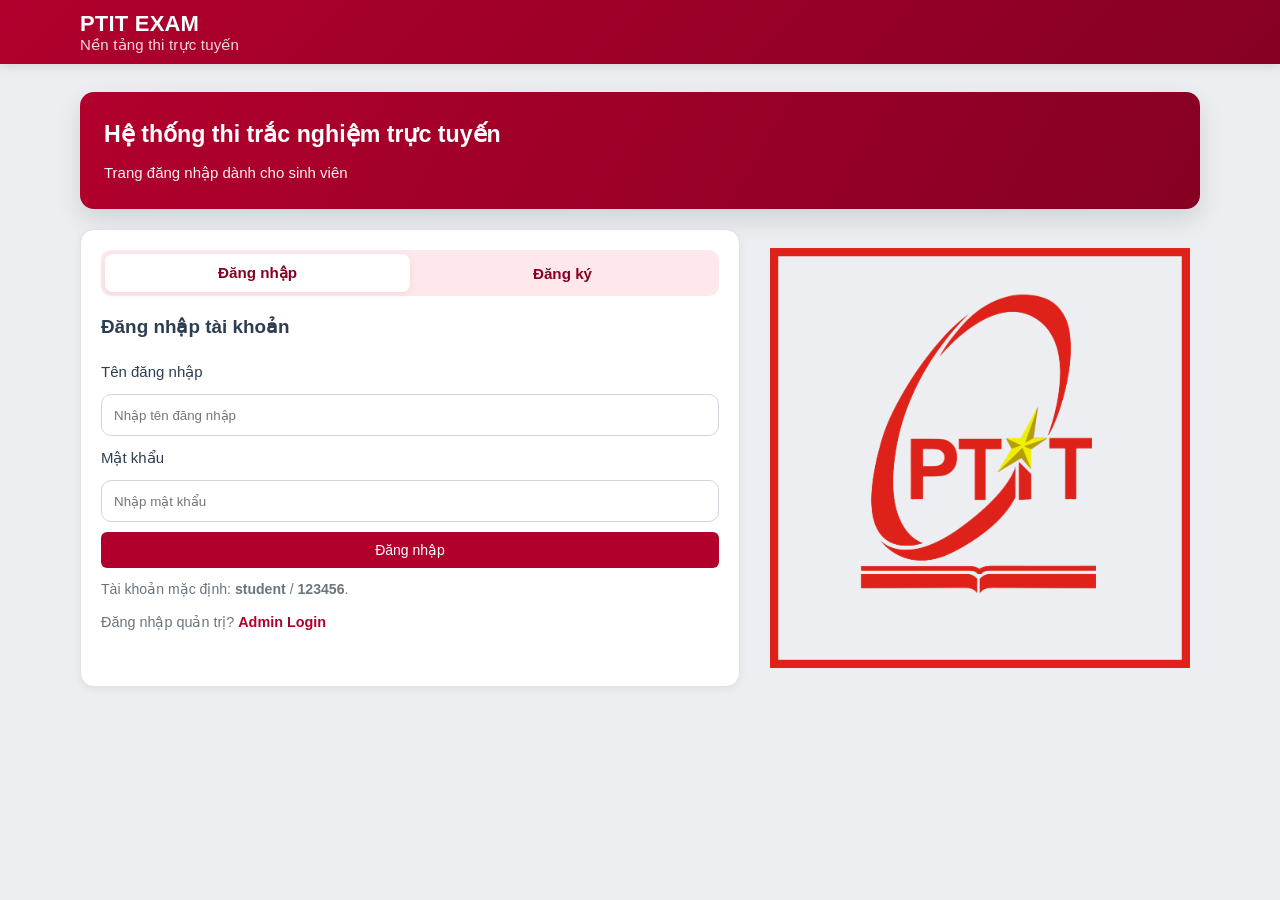
<file: user-auth.html>
<!DOCTYPE html>
<html lang="vi">
  <head>
    <meta charset="UTF-8" />
    <meta name="viewport" content="width=device-width, initial-scale=1.0" />
    <title>Đăng nhập & Đăng ký</title>
    <link rel="stylesheet" href="assets/css/style.css" />
  </head>
  <body>
    <header class="topbar">
      <div class="container topbar-inner">
        <div class="brand">PTIT EXAM</div>
      </div>
    </header>

    <main class="container auth-page">
      <section class="hero-card">
        <h1>Hệ thống thi trắc nghiệm trực tuyến</h1>
        <p>Trang đăng nhập dành cho sinh viên</p>
      </section>

      <section class="auth-layout">
        <div class="panel auth-panel">
          <div class="tab-switcher" role="tablist" aria-label="Chọn form">
            <button id="loginTab" class="tab-btn active" role="tab" aria-selected="true">Đăng nhập</button>
            <button id="registerTab" class="tab-btn" role="tab" aria-selected="false">Đăng ký</button>
          </div>

          <form id="loginForm" class="auth-form" novalidate>
            <h2>Đăng nhập tài khoản</h2>
            <label for="loginUsername">Tên đăng nhập</label>
            <input id="loginUsername" name="username" type="text" placeholder="Nhập tên đăng nhập" required />

            <label for="loginPassword">Mật khẩu</label>
            <input id="loginPassword" name="password" type="password" placeholder="Nhập mật khẩu" required />

            <button type="submit" class="btn btn-primary">Đăng nhập</button>
            <p class="hint">Tài khoản mặc định: <b>student</b> / <b>123456</b>.</p>
            <p class="switch-auth-link">Đăng nhập quản trị? <a href="admin-login.html">Admin Login</a></p>
            <p id="loginMessage" class="form-message" aria-live="polite"></p>
          </form>

          <form id="registerForm" class="auth-form hidden" novalidate>
            <h2>Tạo tài khoản mới</h2>
            <label for="registerName">Tên người dùng</label>
            <input id="registerName" name="name" type="text" placeholder="VD: Nguyen Van A" required />

            <label for="registerEmail">Email</label>
            <input id="registerEmail" name="email" type="email" placeholder="VD: sv@ptit.edu.vn" required />

            <label for="registerPassword">Mật khẩu</label>
            <input id="registerPassword" name="password" type="password" placeholder="Tối thiểu 6 ký tự" required />

            <label for="registerConfirmPassword">Xác nhận mật khẩu</label>
            <input id="registerConfirmPassword" name="confirmPassword" type="password" placeholder="Nhập lại mật khẩu" required />

            <button type="submit" class="btn btn-primary">Đăng ký</button>
            <p id="registerMessage" class="form-message" aria-live="polite"></p>
          </form>
        </div>
        <div class="logo-wrap">
          <img src="assets/images/Logo_PTIT.png" alt="Logo PTIT" class="ptit-logo" />
        </div>
        
      </section>
    </main>

    <script src="assets/js/shared-data.js"></script>
    <script src="assets/js/app.js"></script>
  </body>
</html>
</file>
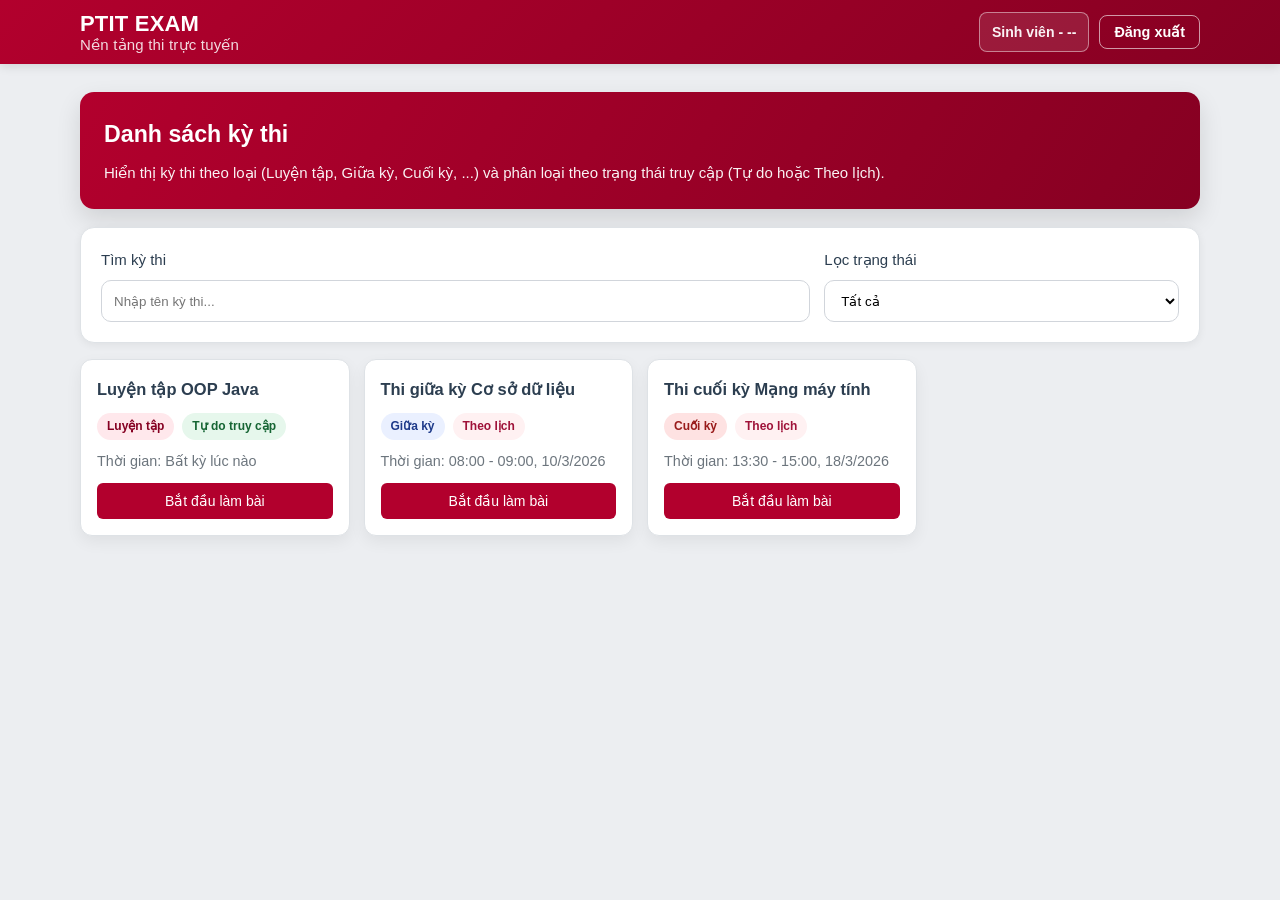
<file: user-home.html>
<!DOCTYPE html>
<html lang="vi">
  <head>
    <meta charset="UTF-8" />
    <meta name="viewport" content="width=device-width, initial-scale=1.0" />
    <title>Dashboard - Hệ thống Thi Trực Tuyến</title>
    <link rel="stylesheet" href="assets/css/style.css" />
  </head>
  <body>
    <header class="topbar">
      <div class="container topbar-inner">
        <div class="brand">PTIT EXAM</div>
        <div class="header-account" id="userHeaderInfo">Sinh viên - --</div>
        <button id="userLogoutBtn" class="logout-link" type="button">Đăng xuất</button>
      </div>
    </header>

    <main class="container page-section">
      <section class="hero-card">
        <h1>Danh sách kỳ thi</h1>
        <p>Hiển thị kỳ thi theo loại (Luyện tập, Giữa kỳ, Cuối kỳ, ...) và phân loại theo trạng thái truy cập (Tự do hoặc Theo lịch).</p>
      </section>

      <section class="panel filters">
        <div class="field">
          <label for="searchExam">Tìm kỳ thi</label>
          <input id="searchExam" type="text" placeholder="Nhập tên kỳ thi..." />
        </div>
        <div class="field">
          <label for="statusFilter">Lọc trạng thái</label>
          <select id="statusFilter">
            <option value="all">Tất cả</option>
            <option value="free">Tự do</option>
            <option value="scheduled">Theo lịch</option>
          </select>
        </div>
      </section>

      <section>
        <div id="examGrid" class="exam-grid"></div>
        <p id="examEmpty" class="empty-message hidden">Không tìm thấy kỳ thi phù hợp.</p>
      </section>
    </main>

    <script src="assets/js/shared-data.js"></script>
    <script src="assets/js/app.js"></script>
  </body>
</html>
</file>
<file: assets/css/style.css>
/* ===== PTIT Online Exam System - Common Styles ===== */

/* --- CSS Variables (PTIT Colors: Red & White) --- */
:root {
    --ptit-red: #b2002d;
    --ptit-red-dark: #b2002d;
    --ptit-red-light: #8B2D35;
    --ptit-red-hover: #5A1820;
    --ptit-white: #FFFFFF;
    --ptit-gold: #F39C12;

    --bg-primary: #ECEEF1;
    --bg-white: #FFFFFF;

    --text-primary: #2C3E50;
    --text-secondary: #6C757D;
    --text-white: #FFFFFF;
    --text-light: #ADB5BD;

    --border-color: #DEE2E6;
    --border-radius: 10px;
    --shadow: 0 2px 8px rgba(0, 0, 0, 0.06);
    --shadow-hover: 0 4px 16px rgba(0, 0, 0, 0.1);

    --success: #28A745;
    --warning: #F39C12;
    --danger: #DC3545;
    --info: #17A2B8;

    --navbar-height: 60px;
    --header-height: 50px;

    --transition: all 0.3s ease;
}

/* --- Reset & Base --- */
* {
    margin: 0;
    padding: 0;
    box-sizing: border-box;
}

body {
    font-family: 'Segoe UI', Roboto, 'Helvetica Neue', Arial, sans-serif;
    background-color: var(--bg-primary);
    color: var(--text-primary);
    line-height: 1.6;
    font-size: 15px;
}

input,
select,
textarea,
button,
table,
.card,
.page-title,
.card-title,
.card-value,
.stat-label,
.nav-link,
.logout-link {
    font-family: inherit;
}

a {
    text-decoration: none;
    color: inherit;
}

ul {
    list-style: none;
}

img {
    max-width: 100%;
}

/* --- Layout --- */
.app-container {
    display: flex;
    flex-direction: column;
    min-height: 100vh;
}

/* --- Navbar (horizontal top bar replacing sidebar) --- */
.navbar {
    width: 100%;
    height: var(--navbar-height);
    background: var(--ptit-red);
    color: var(--text-white);
    position: fixed;
    top: 0;
    left: 0;
    z-index: 1000;
    display: flex;
    align-items: center;
    justify-content: space-between;
    padding: 0 24px;
    box-shadow: 0 2px 6px rgba(0, 0, 0, 0.15);
}

.navbar-left {
    display: flex;
    align-items: center;
    gap: 24px;
}

.navbar-brand {
    display: flex;
    align-items: center;
    gap: 8px;
}

.navbar-brand .logo-text {
    font-size: 22px;
    font-weight: 800;
    letter-spacing: 0.3px;
    color: var(--text-white);
    display: flex;
    flex-direction: column;
    line-height: 1.1;
}

.navbar-brand .logo-text::after {
    content: "Nền tảng thi trực tuyến";
    font-size: 15px;
    font-weight: 500;
    letter-spacing: 0.2px;
    color: rgba(255, 255, 255, 0.8);
}

.navbar-brand .logo-subtitle {
    font-size: 10px;
    color: rgba(255, 255, 255, 0.7);
    margin-top: 1px;
}

/* Navbar Navigation */
.navbar-nav {
    display: flex;
    align-items: center;
    gap: 4px;
}

.nav-section-title {
    display: none;
}

.nav-item {
    position: relative;
}

.nav-link {
    display: flex;
    align-items: center;
    gap: 8px;
    padding: 8px 16px;
    border-radius: 6px;
    color: rgba(255, 255, 255, 0.85);
    transition: var(--transition);
    font-size: 14px;
    cursor: pointer;
    white-space: nowrap;
}

.nav-link:hover {
    background: rgba(255, 255, 255, 0.15);
    color: var(--text-white);
}

.nav-link.active {
    background: rgba(255, 255, 255, 0.2);
    color: var(--text-white);
    font-weight: 600;
    box-shadow: 0 0 0 1px rgba(255, 255, 255, 0.3);
}

.nav-link i {
    font-size: 15px;
}

.navbar-right {
    display: flex;
    align-items: center;
    gap: 16px;
}

.navbar-notification {
    position: relative;
    cursor: pointer;
    font-size: 17px;
    color: rgba(255, 255, 255, 0.85);
}

.navbar-notification .badge {
    position: absolute;
    top: -6px;
    right: -8px;
    background: var(--ptit-gold);
    color: var(--ptit-red-dark);
    font-size: 10px;
    padding: 1px 5px;
    border-radius: 10px;
    font-weight: 700;
}

.navbar-user {
    display: flex;
    align-items: center;
    gap: 8px;
    cursor: pointer;
    padding: 4px 10px;
    border-radius: 6px;
    transition: var(--transition);
}

.navbar-user:hover {
    background: rgba(255, 255, 255, 0.12);
}

.navbar-user .user-avatar {
    width: 32px;
    height: 32px;
    border-radius: 50%;
    background: var(--ptit-white);
    color: var(--ptit-red);
    display: flex;
    align-items: center;
    justify-content: center;
    font-weight: 700;
    font-size: 13px;
}

.navbar-user .user-name {
    font-size: 13px;
    font-weight: 600;
    color: var(--text-white);
}

.navbar-user .user-role {
    font-size: 10px;
    color: rgba(255, 255, 255, 0.65);
}

/* Mobile menu toggle */
.menu-toggle {
    display: none;
    background: none;
    border: none;
    font-size: 20px;
    cursor: pointer;
    color: var(--text-white);
    padding: 5px;
}

/* Mobile dropdown */
.navbar-nav.mobile-open {
    display: flex;
}

/* --- Main Content --- */
.main-content {
    margin-top: var(--navbar-height);
    flex: 1;
    min-height: calc(100vh - var(--navbar-height));
}

/* --- Page Header (breadcrumb-like bar below navbar) --- */
.page-header {
    min-height: var(--header-height);
    height: auto;
    background: var(--bg-white);
    border-bottom: 1px solid var(--border-color);
    display: flex;
    align-items: center;
    justify-content: space-between;
    gap: 12px;
    flex-wrap: wrap;
    padding: 10px 30px;
    box-shadow: 0 1px 3px rgba(0, 0, 0, 0.04);
}

.page-title {
    font-size: 18px;
    font-weight: 600;
    color: var(--text-primary);
    display: flex;
    align-items: center;
    gap: 8px;
}

.stats-page .card-value {
    font-size: 2rem;
    letter-spacing: 0.2px;
}

.stats-page .card-header h3,
.stats-page .card-title,
.stats-page label,
.stats-page table thead th,
.stats-page table tbody td,
.stats-page .btn {
    font-size: 14px;
}

.stats-page table thead th {
    font-size: 13px;
    letter-spacing: 0.35px;
}

.stats-page .card-body {
    line-height: 1.55;
}

.page-title i {
    color: var(--ptit-red);
}

/* --- Page Content --- */
.page-content {
    padding: 25px 30px;
}

/* --- Cards --- */
.card {
    background: var(--bg-white);
    border-radius: var(--border-radius);
    box-shadow: var(--shadow);
    border: none;
    margin-bottom: 20px;
}

.card-header {
    padding: 18px 24px;
    border-bottom: 1px solid var(--border-color);
    display: flex;
    align-items: center;
    justify-content: space-between;
    flex-wrap: wrap;
    gap: 10px;
}

.card-header h3 {
    font-size: 16px;
    font-weight: 600;
    color: var(--text-primary);
}

.card-body {
    padding: 24px;
}

/* --- Forms --- */
.form-group {
    margin-bottom: 18px;
}

.form-group label {
    display: block;
    margin-bottom: 6px;
    font-size: 13px;
    font-weight: 600;
    color: var(--text-primary);
}

.form-group label .required {
    color: var(--danger);
}

.form-control {
    width: 100%;
    padding: 10px 14px;
    border: 1px solid var(--border-color);
    border-radius: 6px;
    font-size: 14px;
    color: var(--text-primary);
    background: var(--bg-white);
    transition: var(--transition);
    font-family: inherit;
}

.form-control:focus {
    outline: none;
    border-color: var(--ptit-red-light);
    box-shadow: 0 0 0 3px rgba(107, 28, 35, 0.12);
}

.form-control::placeholder {
    color: var(--text-light);
}

textarea.form-control {
    resize: vertical;
    min-height: 80px;
}

select.form-control {
    cursor: pointer;
}

.form-row {
    display: grid;
    grid-template-columns: 1fr 1fr;
    gap: 18px;
}

/* --- Buttons --- */
.btn {
    display: inline-flex;
    align-items: center;
    justify-content: center;
    gap: 8px;
    padding: 10px 20px;
    border: none;
    border-radius: 6px;
    font-size: 14px;
    font-weight: 500;
    cursor: pointer;
    transition: var(--transition);
    font-family: inherit;
    white-space: nowrap;
}

.btn:hover {
    transform: translateY(-1px);
    box-shadow: var(--shadow-hover);
}

.btn:active {
    transform: translateY(0);
}

.btn-primary {
    background: var(--ptit-red);
    color: white;
}

.btn-primary:hover {
    background: var(--ptit-red-dark);
}

.btn-danger {
    background: var(--danger);
    color: white;
}

.btn-danger:hover {
    background: #C0392B;
}

.btn-success {
    background: var(--success);
    color: white;
}

.btn-success:hover {
    background: #219A52;
}

.btn-warning {
    background: var(--warning);
    color: white;
}

.btn-warning:hover {
    background: #D68910;
}

.btn-outline {
    background: transparent;
    border: 1px solid var(--border-color);
    color: var(--text-primary);
}

.btn-outline:hover {
    background: var(--bg-primary);
}

.btn-sm {
    padding: 6px 14px;
    font-size: 13px;
}

.btn-lg {
    padding: 12px 28px;
    font-size: 15px;
}

.btn-icon {
    width: 36px;
    height: 36px;
    padding: 0;
    border-radius: 6px;
}

.btn-group {
    display: flex;
    gap: 8px;
    flex-wrap: wrap;
}

/* --- Tables --- */
.table-container {
    overflow-x: auto;
}

table {
    width: 100%;
    border-collapse: collapse;
}

table thead th {
    background: var(--bg-primary);
    padding: 12px 16px;
    text-align: center;
    font-size: 13px;
    font-weight: 600;
    color: var(--text-secondary);
    text-transform: uppercase;
    letter-spacing: 0.5px;
    border-bottom: 2px solid var(--border-color);
}

table tbody td {
    padding: 12px 16px;
    font-size: 14px;
    border-bottom: 1px solid var(--border-color);
    vertical-align: middle;
    text-align: center;
}

table tbody tr:hover {
    background: rgba(107, 28, 35, 0.04);
}

table tbody tr:last-child td {
    border-bottom: none;
}

/* --- Badges & Status --- */
.badge {
    display: inline-flex;
    align-items: center;
    padding: 4px 10px;
    border-radius: 20px;
    font-size: 12px;
    font-weight: 600;
}

.badge-success {
    background: rgba(39, 174, 96, 0.12);
    color: var(--success);
}

.badge-danger {
    background: rgba(231, 76, 60, 0.12);
    color: var(--danger);
}

.badge-warning {
    background: rgba(243, 156, 18, 0.12);
    color: var(--warning);
}

.badge-info {
    background: rgba(52, 152, 219, 0.12);
    color: var(--info);
}

/* --- Search Bar --- */
.search-box {
    position: relative;
}

.search-box input {
    padding-left: 38px;
}

.search-box i {
    position: absolute;
    left: 12px;
    top: 50%;
    transform: translateY(-50%);
    color: var(--text-light);
}

/* --- Modal --- */
.modal-overlay {
    position: fixed;
    top: 0;
    left: 0;
    width: 100%;
    height: 100%;
    background: rgba(0, 0, 0, 0.5);
    display: none;
    align-items: center;
    justify-content: center;
    z-index: 2000;
    padding: 20px;
}

.modal-overlay.active {
    display: flex;
}

.modal {
    background: var(--bg-white);
    border-radius: var(--border-radius);
    width: 100%;
    max-width: 600px;
    max-height: 90vh;
    overflow-y: auto;
    box-shadow: 0 10px 40px rgba(0, 0, 0, 0.2);
    animation: modalSlideIn 0.3s ease;
}

@keyframes modalSlideIn {
    from {
        opacity: 0;
        transform: translateY(-20px);
    }

    to {
        opacity: 1;
        transform: translateY(0);
    }
}

.modal-header {
    padding: 18px 24px;
    border-bottom: 1px solid var(--border-color);
    display: flex;
    align-items: center;
    justify-content: space-between;
}

.modal-header h3 {
    font-size: 16px;
    font-weight: 600;
}

.modal-close {
    background: none;
    border: none;
    font-size: 20px;
    cursor: pointer;
    color: var(--text-secondary);
    padding: 5px;
    transition: var(--transition);
}

.modal-close:hover {
    color: var(--danger);
}

.modal-body {
    padding: 24px;
}

.modal-footer {
    padding: 16px 24px;
    border-top: 1px solid var(--border-color);
    display: flex;
    justify-content: flex-end;
    gap: 10px;
}

/* --- Tabs --- */
.tabs {
    display: flex;
    border-bottom: 2px solid var(--border-color);
    margin-bottom: 20px;
}

.tab {
    padding: 10px 20px;
    font-size: 14px;
    font-weight: 500;
    color: var(--text-secondary);
    cursor: pointer;
    border-bottom: 2px solid transparent;
    margin-bottom: -2px;
    transition: var(--transition);
}

.tab:hover {
    color: var(--ptit-red);
}

.tab.active {
    color: var(--ptit-red);
    border-bottom-color: var(--ptit-red);
    font-weight: 600;
}

.tab-content {
    display: none;
}

.tab-content.active {
    display: block;
}

/* --- Alerts --- */
.alert {
    padding: 12px 18px;
    border-radius: 6px;
    margin-bottom: 16px;
    font-size: 14px;
    display: flex;
    align-items: center;
    gap: 10px;
}

.alert-info {
    background: rgba(52, 152, 219, 0.1);
    border-left: 4px solid var(--info);
    color: var(--info);
}

.alert-success {
    background: rgba(39, 174, 96, 0.1);
    border-left: 4px solid var(--success);
    color: var(--success);
}

.alert-danger {
    background: rgba(231, 76, 60, 0.1);
    border-left: 4px solid var(--danger);
    color: var(--danger);
}

/* --- Pagination --- */
.pagination {
    display: flex;
    align-items: center;
    justify-content: center;
    gap: 5px;
    margin-top: 20px;
}

.pagination .page-item {
    width: 36px;
    height: 36px;
    display: flex;
    align-items: center;
    justify-content: center;
    border-radius: 6px;
    font-size: 14px;
    cursor: pointer;
    transition: var(--transition);
    border: 1px solid var(--border-color);
    background: var(--bg-white);
}

.pagination .page-item:hover {
    background: var(--bg-primary);
}

.pagination .page-item.active {
    background: var(--ptit-red);
    color: white;
    border-color: var(--ptit-red);
}

/* --- Utility --- */
.text-center {
    text-align: center;
}

.text-right {
    text-align: right;
}

.text-danger {
    color: var(--danger);
}

.text-success {
    color: var(--success);
}

.text-warning {
    color: var(--warning);
}

.text-secondary {
    color: var(--text-secondary);
}

.text-primary-color {
    color: var(--ptit-red);
}

.fw-bold {
    font-weight: 700;
}

.mt-1 {
    margin-top: 8px;
}

.mt-2 {
    margin-top: 16px;
}

.mt-3 {
    margin-top: 24px;
}

.mb-1 {
    margin-bottom: 8px;
}

.mb-2 {
    margin-bottom: 16px;
}

.mb-3 {
    margin-bottom: 24px;
}

.d-flex {
    display: flex;
}

.align-center {
    align-items: center;
}

.justify-between {
    justify-content: space-between;
}

.gap-1 {
    gap: 8px;
}

.gap-2 {
    gap: 16px;
}

/* --- User Pages (5.1 + 5.2a) --- */
.container {
    width: min(1120px, 92%);
    margin: 0 auto;
}

.topbar {
    background: linear-gradient(135deg, var(--ptit-red), #860022);
    color: var(--text-white);
    position: sticky;
    top: 0;
    z-index: 20;
    box-shadow: 0 2px 10px rgba(0, 0, 0, 0.12);
}

.topbar-inner {
    min-height: 64px;
    display: flex;
    align-items: center;
    justify-content: space-between;
}

.brand {
    font-size: 22px;
    font-weight: 700;
    letter-spacing: 0.2px;
    display: flex;
    flex-direction: column;
    line-height: 1.15;
}

.brand::after {
    content: "Nền tảng thi trực tuyến";
    font-size: 15px;
    font-weight: 500;
    color: rgba(255, 255, 255, 0.85);
}

.logout-link {
    border: 1px solid rgba(255, 255, 255, 0.6);
    background: transparent;
    color: var(--text-white);
    padding: 8px 14px;
    border-radius: 8px;
    cursor: pointer;
    font-size: 0.9rem;
    font-weight: 600;
}

.logout-link:hover {
    background: var(--bg-white);
    color: var(--ptit-red);
}

.header-account {
    border: 1px solid rgba(255, 255, 255, 0.45);
    color: rgba(255, 255, 255, 0.95);
    background: rgba(255, 255, 255, 0.1);
    padding: 8px 12px;
    border-radius: 8px;
    font-size: 0.88rem;
    font-weight: 600;
    white-space: nowrap;
}

.topbar-inner .header-account {
    margin-left: auto;
    margin-right: 10px;
}

.navbar-right .header-account {
    margin-right: 2px;
}

.page-section,
.auth-page {
    padding: 28px 0 40px;
}

.hero-card {
    background: linear-gradient(120deg, var(--ptit-red) 0%, #860022 100%);
    color: var(--text-white);
    border-radius: 14px;
    padding: 24px;
    box-shadow: 0 10px 24px rgba(0, 0, 0, 0.12);
}

.hero-card h1 {
    margin: 0 0 8px;
    font-size: 1.45rem;
}

.hero-card p {
    margin: 0;
    opacity: 0.95;
}

.auth-layout {
    margin-top: 20px;
    display: grid;
    grid-template-columns: 1.2fr 0.8fr;
    gap: 20px;
}

.auth-panel,
.panel {
    background: var(--bg-white);
    border-radius: 14px;
    padding: 20px;
    border: 1px solid var(--border-color);
    box-shadow: var(--shadow);
}

.tab-switcher {
    display: flex;
    margin-bottom: 12px;
    background: #ffe8ec;
    border-radius: 10px;
    padding: 4px;
}

.tab-btn {
    flex: 1;
    border: none;
    background: transparent;
    border-radius: 8px;
    padding: 10px;
    font-size: 0.95rem;
    font-weight: 600;
    color: #860022;
    cursor: pointer;
}

.tab-btn.active {
    background: var(--bg-white);
    box-shadow: 0 2px 8px rgba(0, 0, 0, 0.07);
}

.auth-form {
    display: grid;
    gap: 10px;
}

.auth-form h2 {
    margin: 4px 0 8px;
    font-size: 1.18rem;
}

.auth-form input,
.auth-form select,
.field input,
.field select {
    width: 100%;
    height: 42px;
    border-radius: 10px;
    border: 1px solid #d1d5db;
    padding: 0 12px;
    outline: none;
    background: var(--bg-white);
}

.auth-form input:focus,
.auth-form select:focus,
.field input:focus,
.field select:focus {
    border-color: var(--ptit-red);
    box-shadow: 0 0 0 3px rgba(178, 0, 45, 0.16);
}

.hint {
    margin: 0;
    font-size: 0.88rem;
    color: var(--text-secondary);
}

.switch-auth-link {
    margin: 0;
    font-size: 0.9rem;
    color: var(--text-secondary);
}

.switch-auth-link a {
    color: var(--ptit-red);
    font-weight: 600;
}

.form-message {
    min-height: 22px;
    margin: 0;
    font-size: 0.9rem;
    font-weight: 600;
}

.form-message.error {
    color: #b91c1c;
}

.form-message.success {
    color: #15803d;
}

.filters {
    margin-top: 18px;
    display: grid;
    grid-template-columns: 2fr 1fr;
    gap: 14px;
}

.field {
    display: grid;
    gap: 8px;
}

.exam-grid {
    margin-top: 16px;
    display: grid;
    grid-template-columns: repeat(auto-fill, minmax(260px, 1fr));
    gap: 14px;
}

.exam-card {
    background: var(--bg-white);
    border: 1px solid var(--border-color);
    border-radius: 12px;
    padding: 16px;
    box-shadow: 0 6px 16px rgba(0, 0, 0, 0.06);
    display: grid;
    gap: 10px;
}

.exam-title {
    margin: 0;
    font-size: 1.03rem;
}

.exam-meta {
    margin: 0;
    color: var(--text-secondary);
    font-size: 0.9rem;
}

.exam-tags {
    display: flex;
    gap: 8px;
    flex-wrap: wrap;
}

.badge-type.practice {
    background: #ffe8ec;
    color: #860022;
}

.badge-type.midterm {
    background: #eaf0ff;
    color: #1e3a8a;
}

.badge-type.final {
    background: #fee2e2;
    color: #991b1b;
}

.badge-status.free {
    background: #e6f7ec;
    color: #166534;
}

.badge-status.scheduled {
    background: #fff1f2;
    color: #9f1239;
}

.empty-message {
    margin-top: 14px;
    color: var(--text-secondary);
}

.logo-wrap {
    background: transparent;
    border-radius: 12px;
    padding: 10px;
    display: flex;
    justify-content: center;
    align-items: center;
}

.ptit-logo {
    width: 100%;
    max-width: 520px;
    height: auto;
    display: block;
}

.hidden {
    display: none !important;
}

/* --- Scrollbar --- */
::-webkit-scrollbar {
    width: 6px;
    height: 6px;
}

::-webkit-scrollbar-track {
    background: var(--bg-primary);
}

::-webkit-scrollbar-thumb {
    background: var(--text-light);
    border-radius: 3px;
}

::-webkit-scrollbar-thumb:hover {
    background: var(--text-secondary);
}

/* --- Responsive --- */
@media (max-width: 992px) {
    .navbar {
        flex-wrap: wrap;
        height: auto;
        padding: 10px 16px;
    }

    .navbar-nav {
        display: none;
        flex-direction: column;
        width: 100%;
        padding-top: 10px;
        border-top: 1px solid rgba(255, 255, 255, 0.15);
        margin-top: 10px;
    }

    .navbar-nav.mobile-open {
        display: flex;
    }

    .nav-link {
        padding: 10px 12px;
        width: 100%;
    }

    .menu-toggle {
        display: block;
    }

    .navbar-right .user-role,
    .navbar-right .user-name {
        display: none;
    }

    .main-content {
        margin-top: var(--navbar-height);
    }

    .form-row {
        grid-template-columns: 1fr;
    }
}

@media (max-width: 768px) {
    .page-content {
        padding: 15px;
    }

    .page-header {
        padding: 10px 15px;
    }

    .header-account {
        font-size: 0.8rem;
        padding: 6px 10px;
    }

    .card-body {
        padding: 16px;
    }

    .card-header {
        padding: 14px 16px;
    }
}

@media (max-width: 480px) {

    .topbar-inner .header-account,
    .navbar-right .header-account {
        display: none;
    }

    .btn-group {
        flex-direction: column;
    }

    .btn {
        width: 100%;
    }
}

/* --- Print --- */
@media print {

    .navbar,
    .page-header,
    .btn,
    .no-print {
        display: none !important;
    }

    .main-content {
        margin-top: 0 !important;
    }

    .page-content {
        padding: 0 !important;
    }

    .card {
        box-shadow: none !important;
        border: 1px solid #ddd !important;
    }

    body {
        background: white !important;
    }
}

/* ===== Merged: exam-management.css ===== */
.empty-state {
    text-align: center;
    padding: 40px 20px;
    color: var(--text-secondary);
}

.empty-state i {
    font-size: 48px;
    margin-bottom: 12px;
    color: var(--text-light);
}

.empty-state p {
    font-size: 14px;
}

.question-item {
    background: var(--bg-primary);
    border: 1px solid var(--border-color);
    border-radius: var(--border-radius);
    padding: 18px;
    margin-bottom: 14px;
    transition: var(--transition);
    position: relative;
}

.question-item:hover {
    border-color: var(--ptit-red-light);
    box-shadow: 0 2px 8px rgba(0, 0, 0, 0.06);
}

.question-header {
    display: flex;
    align-items: flex-start;
    justify-content: space-between;
    margin-bottom: 12px;
}

.question-number {
    display: inline-flex;
    align-items: center;
    justify-content: center;
    min-width: 32px;
    height: 32px;
    background: var(--ptit-red);
    color: white;
    border-radius: 6px;
    font-size: 13px;
    font-weight: 700;
    margin-right: 12px;
    padding: 0 8px;
}

.question-text {
    flex: 1;
    font-size: 14px;
    font-weight: 500;
    line-height: 1.5;
    padding-top: 4px;
}

.question-actions {
    display: flex;
    gap: 6px;
    margin-left: 12px;
}

.question-answers {
    display: grid;
    grid-template-columns: 1fr 1fr;
    gap: 8px;
    margin-top: 10px;
    padding-left: 44px;
}

.answer-item {
    display: flex;
    align-items: center;
    gap: 8px;
    padding: 8px 12px;
    background: var(--bg-white);
    border: 1px solid var(--border-color);
    border-radius: 6px;
    font-size: 13px;
}

.answer-item.correct {
    background: rgba(39, 174, 96, 0.08);
    border-color: var(--success);
}

.answer-item.correct .answer-letter {
    background: var(--success);
    color: white;
}

.answer-letter {
    display: inline-flex;
    align-items: center;
    justify-content: center;
    width: 24px;
    height: 24px;
    background: var(--bg-primary);
    border-radius: 50%;
    font-size: 12px;
    font-weight: 700;
    flex-shrink: 0;
}

.question-explanation {
    margin-top: 10px;
    padding: 10px 14px;
    padding-left: 44px;
    font-size: 13px;
    color: var(--text-secondary);
    font-style: italic;
}

.question-explanation i {
    color: var(--ptit-gold);
    margin-right: 6px;
}

.answer-options {
    display: flex;
    flex-direction: column;
    gap: 10px;
}

.answer-option {
    display: flex;
    align-items: center;
    gap: 10px;
}

.answer-option input[type="radio"] {
    cursor: pointer;
    accent-color: var(--success);
    width: 18px;
    height: 18px;
}

.answer-option .answer-label {
    display: inline-flex;
    align-items: center;
    justify-content: center;
    width: 30px;
    height: 30px;
    background: var(--bg-primary);
    border-radius: 50%;
    font-size: 13px;
    font-weight: 700;
    cursor: pointer;
    transition: var(--transition);
    flex-shrink: 0;
}

.answer-option input[type="radio"]:checked+.answer-label {
    background: var(--success);
    color: white;
}

.answer-option .form-control {
    flex: 1;
}

.form-actions {
    display: flex;
    justify-content: flex-end;
    gap: 12px;
    padding: 20px 0;
}

.status-dot {
    display: inline-block;
    width: 8px;
    height: 8px;
    border-radius: 50%;
    margin-right: 6px;
}

.status-dot.active {
    background: var(--success);
}

.status-dot.inactive {
    background: var(--text-light);
}

.status-dot.pending {
    background: var(--warning);
}

/* ===== Merged: results-management.css ===== */
.search-section {
    position: relative;
}

.search-row {
    display: flex;
    gap: 12px;
    align-items: center;
}

.search-main {
    flex: 1;
}

.search-suggestions {
    position: absolute;
    top: 100%;
    left: 0;
    right: 0;
    background: var(--bg-white);
    border: 1px solid var(--border-color);
    border-radius: 0 0 8px 8px;
    box-shadow: var(--shadow-hover);
    z-index: 100;
    display: none;
    max-height: 250px;
    overflow-y: auto;
}

.search-suggestions.active {
    display: block;
}

.suggestion-item {
    padding: 12px 16px;
    display: flex;
    align-items: center;
    gap: 12px;
    cursor: pointer;
    transition: var(--transition);
    border-bottom: 1px solid var(--border-color);
}

.suggestion-item:last-child {
    border-bottom: none;
}

.suggestion-item:hover {
    background: var(--bg-primary);
}

.suggestion-avatar {
    width: 36px;
    height: 36px;
    border-radius: 50%;
    background: var(--ptit-red-light);
    color: white;
    display: flex;
    align-items: center;
    justify-content: center;
    font-weight: 600;
    font-size: 13px;
    flex-shrink: 0;
}

.suggestion-info {
    flex: 1;
}

.suggestion-name {
    font-size: 14px;
    font-weight: 600;
}

.suggestion-id {
    font-size: 12px;
    color: var(--text-secondary);
}

.student-profile-card {
    border-left: 4px solid var(--ptit-red);
}

.student-profile {
    display: flex;
    align-items: center;
    gap: 24px;
    flex-wrap: wrap;
}

.student-avatar-large {
    width: 70px;
    height: 70px;
    border-radius: 50%;
    background: linear-gradient(135deg, var(--ptit-red-dark), var(--ptit-red-light));
    color: white;
    display: flex;
    align-items: center;
    justify-content: center;
    font-weight: 700;
    font-size: 24px;
    flex-shrink: 0;
}

.student-details {
    flex: 1;
    min-width: 200px;
}

.student-details h2 {
    font-size: 20px;
    font-weight: 700;
    color: var(--text-primary);
    margin-bottom: 8px;
}

.student-meta {
    display: flex;
    gap: 20px;
    flex-wrap: wrap;
    font-size: 13px;
    color: var(--text-secondary);
}

.student-meta i {
    color: var(--ptit-red-light);
    margin-right: 4px;
}

.student-stats {
    display: flex;
    gap: 16px;
}

.stat-item {
    text-align: center;
    padding: 12px 20px;
    border-radius: 8px;
    background: var(--bg-primary);
    min-width: 80px;
}

.stat-item.stat-success {
    background: rgba(39, 174, 96, 0.1);
}

.stat-item.stat-danger {
    background: rgba(231, 76, 60, 0.1);
}

.stat-item.stat-info {
    background: rgba(52, 152, 219, 0.1);
}

.stat-value {
    font-size: 22px;
    font-weight: 700;
    color: var(--text-primary);
}

.stat-item.stat-success .stat-value {
    color: var(--success);
}

.stat-item.stat-danger .stat-value {
    color: var(--danger);
}

.stat-item.stat-info .stat-value {
    color: var(--info);
}

.stat-label {
    font-size: 12px;
    color: var(--text-secondary);
    margin-top: 2px;
}

.result-summary {
    display: grid;
    grid-template-columns: repeat(4, 1fr);
    gap: 14px;
    margin-bottom: 24px;
    padding-bottom: 20px;
    border-bottom: 1px solid var(--border-color);
}

.result-summary-item {
    text-align: center;
    padding: 14px;
    border-radius: 8px;
    background: var(--bg-primary);
}

.result-summary-item .summary-value {
    font-size: 20px;
    font-weight: 700;
}

.result-summary-item .summary-label {
    font-size: 12px;
    color: var(--text-secondary);
    margin-top: 4px;
}

.result-summary-item.score-pass .summary-value {
    color: var(--success);
}

.result-summary-item.score-fail .summary-value {
    color: var(--danger);
}

.question-detail {
    padding: 16px;
    margin-bottom: 12px;
    border: 1px solid var(--border-color);
    border-radius: 8px;
    background: var(--bg-white);
}

.question-detail.correct-answer {
    border-left: 4px solid var(--success);
}

.question-detail.wrong-answer {
    border-left: 4px solid var(--danger);
}

.qd-header {
    display: flex;
    align-items: center;
    justify-content: space-between;
    margin-bottom: 10px;
}

.qd-number {
    font-size: 13px;
    font-weight: 600;
    color: var(--ptit-red);
}

.qd-status {
    font-size: 12px;
    font-weight: 600;
    padding: 3px 10px;
    border-radius: 12px;
}

.qd-status.correct {
    background: rgba(39, 174, 96, 0.12);
    color: var(--success);
}

.qd-status.wrong {
    background: rgba(231, 76, 60, 0.12);
    color: var(--danger);
}

.qd-question {
    font-size: 14px;
    font-weight: 500;
    margin-bottom: 10px;
    line-height: 1.5;
}

.qd-answers {
    display: grid;
    grid-template-columns: 1fr 1fr;
    gap: 6px;
    margin-bottom: 10px;
}

.qd-answer {
    display: flex;
    align-items: center;
    gap: 8px;
    padding: 8px 12px;
    border-radius: 6px;
    font-size: 13px;
    background: var(--bg-primary);
    border: 1px solid transparent;
}

.qd-answer.is-correct {
    background: rgba(39, 174, 96, 0.08);
    border-color: var(--success);
}

.qd-answer.is-correct .answer-letter {
    background: var(--success);
    color: white;
}

.qd-answer.is-selected {
    border-color: var(--ptit-red-light);
    background: rgba(192, 57, 43, 0.08);
}

.qd-answer.is-selected.is-wrong {
    border-color: var(--danger);
    background: rgba(231, 76, 60, 0.08);
}

.qd-answer.is-selected.is-wrong .answer-letter {
    background: var(--danger);
    color: white;
}

.qd-explanation {
    padding: 10px 14px;
    background: rgba(243, 156, 18, 0.08);
    border-radius: 6px;
    font-size: 13px;
    color: var(--text-secondary);
    font-style: italic;
    border-left: 3px solid var(--ptit-gold);
}

.qd-explanation i {
    color: var(--ptit-gold);
    margin-right: 6px;
}

.print-only {
    display: none;
}

@media (max-width: 992px) {
    .student-profile {
        flex-direction: column;
        text-align: center;
    }

    .student-meta {
        justify-content: center;
    }

    .student-stats {
        justify-content: center;
        flex-wrap: wrap;
    }

    .result-summary {
        grid-template-columns: repeat(2, 1fr);
    }
}

@media (max-width: 768px) {
    .search-row {
        flex-direction: column;
    }

    .search-row .btn {
        width: 100%;
    }

    .student-stats {
        gap: 8px;
    }

    .stat-item {
        padding: 10px 14px;
        min-width: 70px;
    }

    .qd-answers {
        grid-template-columns: 1fr;
    }

    .question-answers {
        grid-template-columns: 1fr;
        padding-left: 0;
    }

    .question-header {
        flex-direction: column;
        gap: 10px;
    }

    .question-actions {
        margin-left: 0;
    }

    .question-explanation {
        padding-left: 0;
    }
}

@media print {
    .print-only {
        display: block;
    }

    .student-stats {
        gap: 10px;
    }

    .result-summary {
        grid-template-columns: repeat(4, 1fr);
    }
}
</file>
